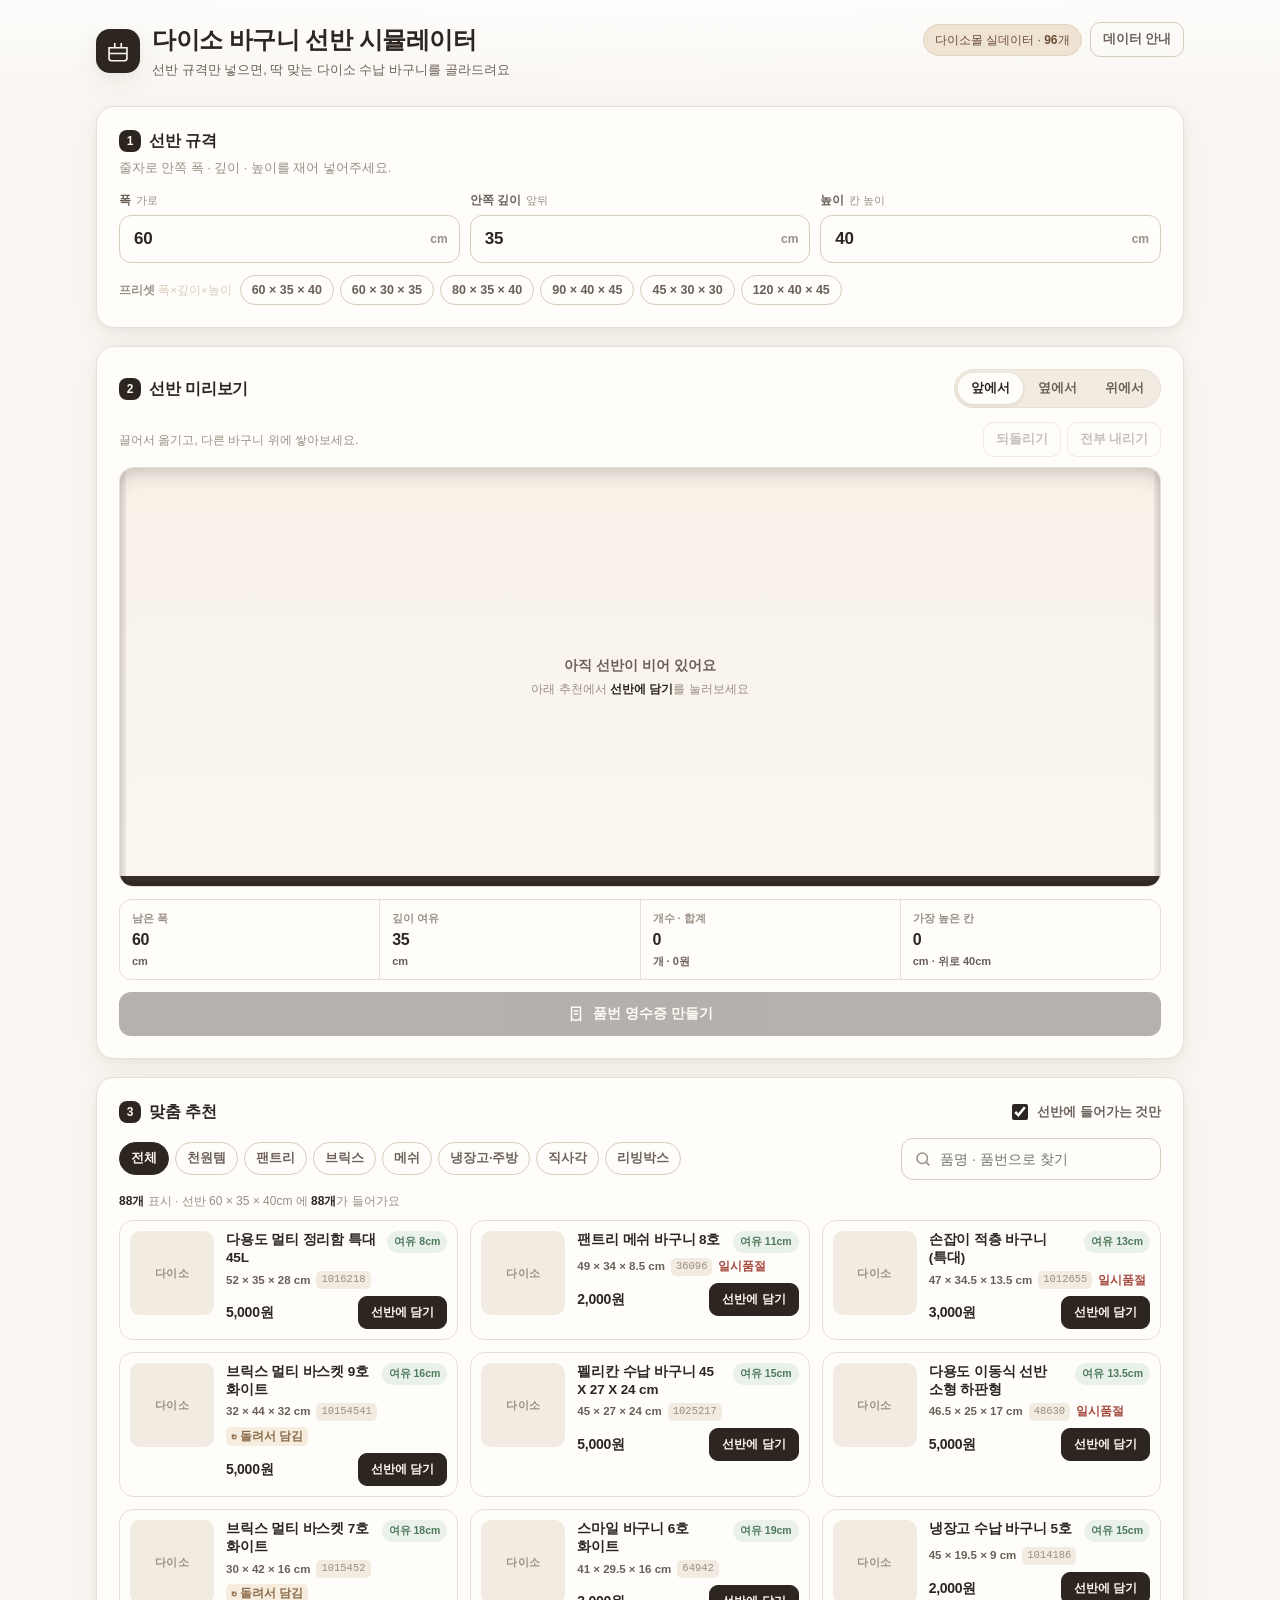
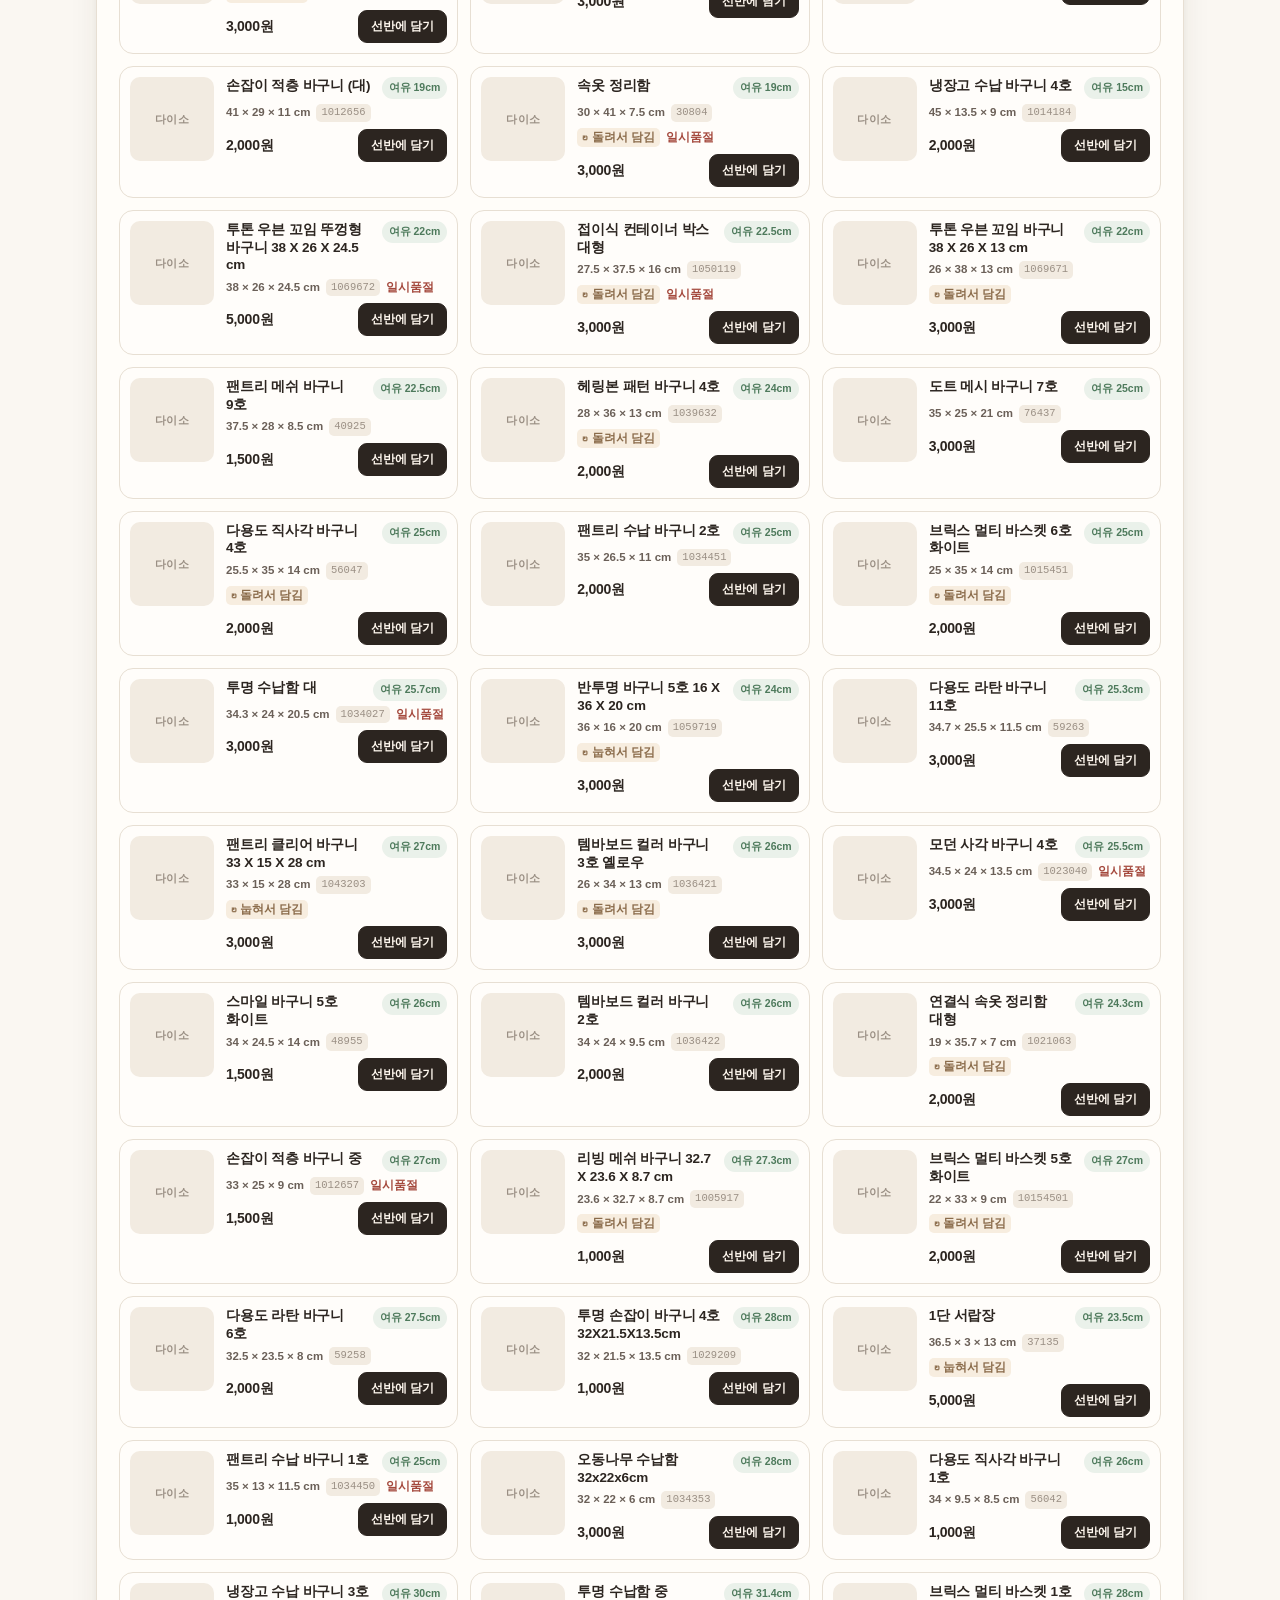
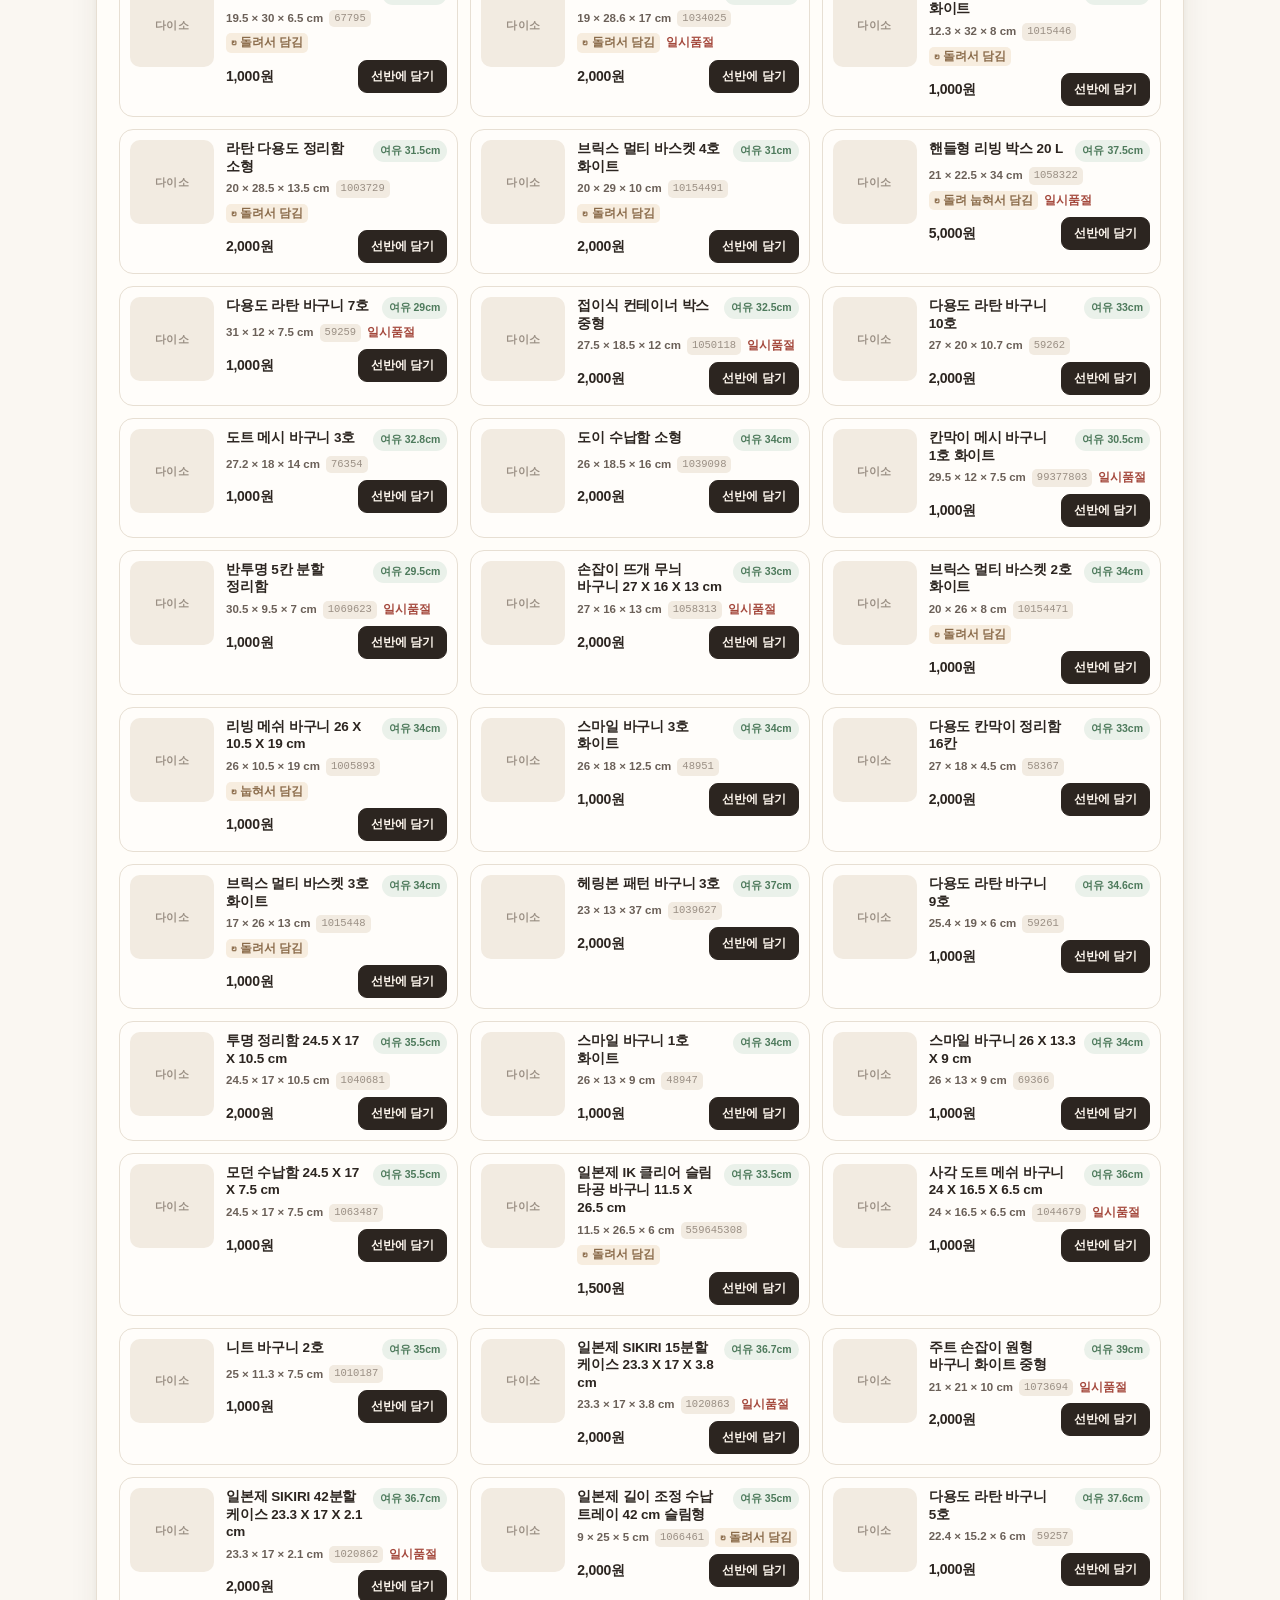
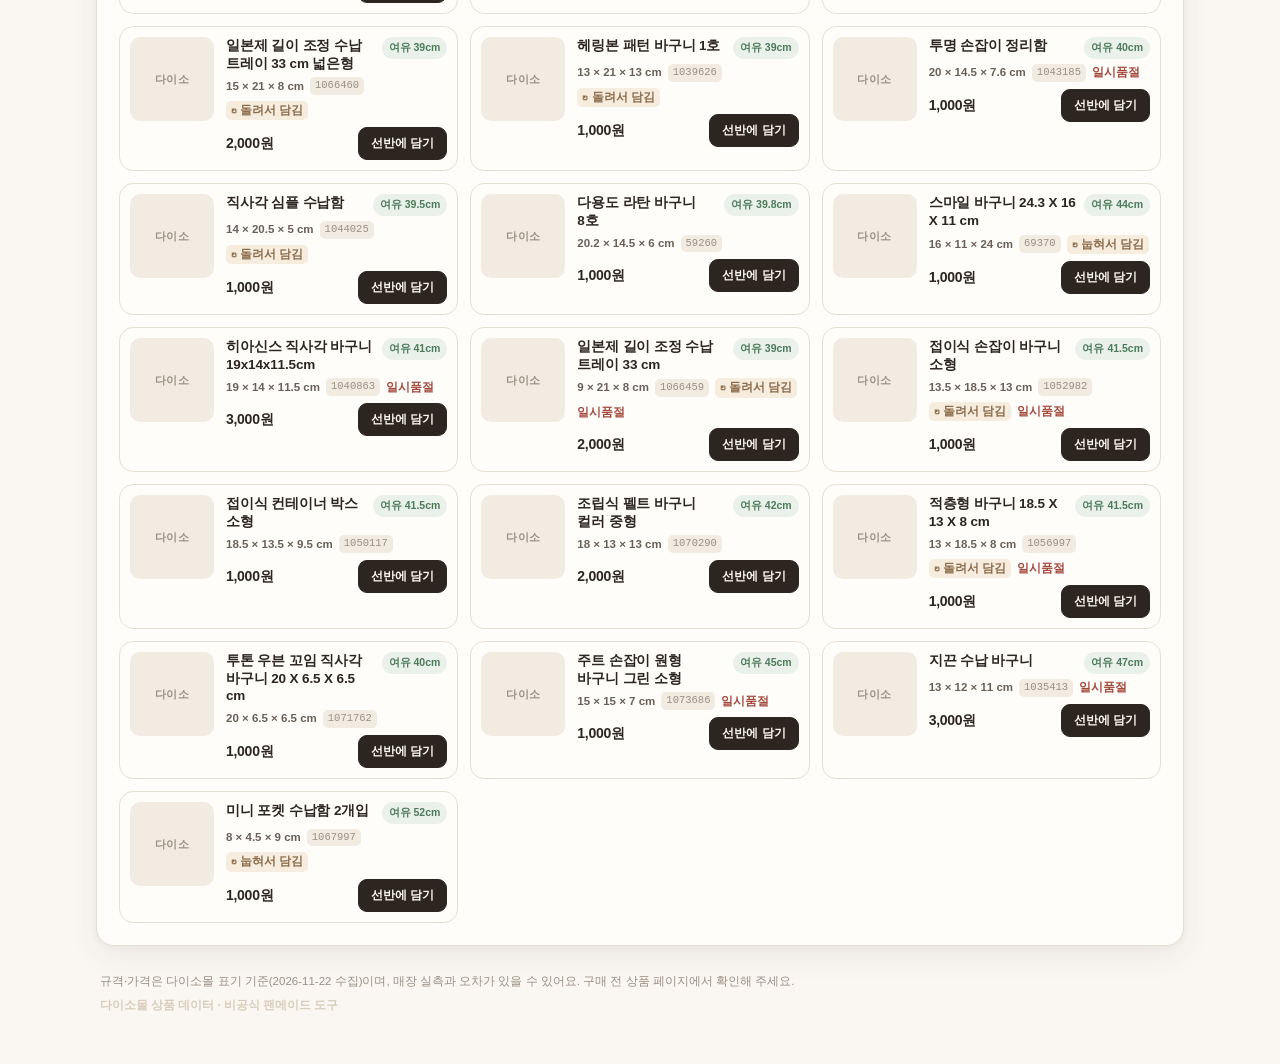
<file: daiso-shelf-simulator/index.html>
<!DOCTYPE html>
<html lang="ko">
<head>
<meta charset="utf-8" />
<meta name="viewport" content="width=device-width, initial-scale=1, viewport-fit=cover" />
<title>다이소 바구니 선반 시뮬레이터</title>
<meta name="description" content="선반 규격을 입력하면 다이소 수납 바구니가 딱 맞는 순서로 추천됩니다. 3면 미리보기로 배치를 확인하고 품번 영수증을 저장하세요." />
<meta name="theme-color" content="#FAF7F2" />
<link rel="icon" href="data:image/svg+xml,%3Csvg xmlns='http://www.w3.org/2000/svg' viewBox='0 0 64 64'%3E%3Crect width='64' height='64' rx='14' fill='%232C2520'/%3E%3Cpath d='M16 26h32v20a4 4 0 0 1-4 4H20a4 4 0 0 1-4-4z' fill='none' stroke='%23FAF7F2' stroke-width='3'/%3E%3Cpath d='M16 34h32M26 26v-6M38 26v-6' stroke='%23FAF7F2' stroke-width='3' fill='none'/%3E%3C/svg%3E" />
<link rel="stylesheet" href="assets/styles.css" />
</head>
<body>
<a class="skip" href="#catalog">상품 목록으로 건너뛰기</a>

<header class="site-head">
  <div class="wrap head-inner">
    <div class="brand">
      <span class="brand-mark" aria-hidden="true">
        <svg viewBox="0 0 32 32" width="26" height="26"><path d="M5 12h22v13a3 3 0 0 1-3 3H8a3 3 0 0 1-3-3z" fill="none" stroke="currentColor" stroke-width="2"/><path d="M5 19h22M12 12V6M20 12V6" stroke="currentColor" stroke-width="2" fill="none"/></svg>
      </span>
      <div>
        <h1>다이소 바구니 선반 시뮬레이터</h1>
        <p class="tagline">선반 규격만 넣으면, 딱 맞는 다이소 수납 바구니를 골라드려요</p>
      </div>
    </div>
    <div class="head-meta">
      <span class="pill" id="dataPill">다이소몰 실데이터 · <b id="dataCount">0</b>개</span>
      <button class="ghost-btn" id="openAbout" type="button">데이터 안내</button>
    </div>
  </div>
</header>

<main class="wrap">
  <!-- 1. 선반 규격 -->
  <section class="card shelf-card" aria-labelledby="shelfTitle">
    <div class="card-head">
      <h2 id="shelfTitle"><span class="step">1</span> 선반 규격</h2>
      <p class="hint">줄자로 안쪽 폭 · 깊이 · 높이를 재어 넣어주세요.</p>
    </div>

    <div class="shelf-inputs">
      <label class="field">
        <span class="field-label">폭 <em>가로</em></span>
        <span class="input-wrap"><input id="shelfW" type="number" inputmode="decimal" min="10" max="300" step="0.5" value="60" /><span class="unit">cm</span></span>
      </label>
      <label class="field">
        <span class="field-label">안쪽 깊이 <em>앞뒤</em></span>
        <span class="input-wrap"><input id="shelfD" type="number" inputmode="decimal" min="8" max="150" step="0.5" value="35" /><span class="unit">cm</span></span>
      </label>
      <label class="field">
        <span class="field-label">높이 <em>칸 높이</em></span>
        <span class="input-wrap"><input id="shelfH" type="number" inputmode="decimal" min="8" max="150" step="0.5" value="40" /><span class="unit">cm</span></span>
      </label>
    </div>

    <div class="preset-row" role="group" aria-label="자주 쓰는 선반 프리셋">
      <span class="preset-label">프리셋 <em>폭×깊이×높이</em></span>
      <button class="chip" type="button" data-preset="60,35,40">60 × 35 × 40</button>
      <button class="chip" type="button" data-preset="60,30,35">60 × 30 × 35</button>
      <button class="chip" type="button" data-preset="80,35,40">80 × 35 × 40</button>
      <button class="chip" type="button" data-preset="90,40,45">90 × 40 × 45</button>
      <button class="chip" type="button" data-preset="45,30,30">45 × 30 × 30</button>
      <button class="chip" type="button" data-preset="120,40,45">120 × 40 × 45</button>
    </div>
  </section>

  <!-- 2. 선반 미리보기 -->
  <section class="card preview-card" aria-labelledby="previewTitle">
    <div class="card-head row-head">
      <h2 id="previewTitle"><span class="step">2</span> 선반 미리보기</h2>
      <div class="view-tabs" role="tablist" aria-label="보는 방향">
        <button role="tab" class="tab is-on" data-view="front" aria-selected="true">앞에서</button>
        <button role="tab" class="tab" data-view="side" aria-selected="false">옆에서</button>
        <button role="tab" class="tab" data-view="top" aria-selected="false">위에서</button>
      </div>
    </div>

    <div class="stage-tools">
      <div class="stage-note" id="stageNote">바구니를 끌어 옮기고, 위에 쌓아보세요.</div>
      <div class="tool-group">
        <button class="ghost-btn" id="undoBtn" type="button" disabled>되돌리기</button>
        <button class="ghost-btn" id="clearBtn" type="button" disabled>전부 내리기</button>
      </div>
    </div>

    <div class="stage-wrap">
      <div class="stage" id="stage" data-view="front" aria-label="선반 배치 미리보기">
        <div class="stage-shelf" id="shelfBox"><div class="stage-grid" id="stageGrid"></div></div>
        <div class="stage-empty" id="stageEmpty">
          <p>아직 선반이 비어 있어요</p>
          <span>아래 추천에서 <b>선반에 담기</b>를 눌러보세요</span>
        </div>
      </div>
    </div>

    <div class="stats" id="stats" aria-live="polite">
      <div class="stat" title="바닥에 놓인 바구니 중 가장 멀리까지 쓴 폭을 기준으로 계산합니다"><span class="stat-label">남은 폭</span><b id="statWidth">60</b><span class="stat-unit">cm</span></div>
      <div class="stat" title="가장 깊은 바구니를 기준으로 남는 앞뒤 공간입니다. 앞뒤 2줄을 쓰면 0cm가 됩니다"><span class="stat-label">깊이 여유</span><b id="statDepth">35</b><span class="stat-unit">cm</span></div>
      <div class="stat"><span class="stat-label">개수 · 합계</span><b id="statCount">0</b><span class="stat-unit">개 · <span id="statTotal">0</span>원</span></div>
      <div class="stat" title="쌓은 것까지 포함해 가장 높이 올라간 지점입니다"><span class="stat-label">가장 높은 칸</span><b id="statTop">0</b><span class="stat-unit">cm · 위로 <span id="statLeft">40</span>cm</span></div>
    </div>

    <div class="stage-actions">
      <button class="primary-btn" id="receiptOpenBtn" type="button" disabled>
        <svg viewBox="0 0 24 24" width="18" height="18" aria-hidden="true"><path d="M6 3h12v18l-3-2-3 2-3-2-3 2z" fill="none" stroke="currentColor" stroke-width="2" stroke-linejoin="round"/><path d="M9 8h6M9 12h6" stroke="currentColor" stroke-width="2"/></svg>
        품번 영수증 만들기
      </button>
    </div>
  </section>

  <!-- 3. 추천 카탈로그 -->
  <section class="card catalog-card" id="catalog" aria-labelledby="catalogTitle">
    <div class="card-head row-head">
      <h2 id="catalogTitle"><span class="step">3</span> 맞춤 추천</h2>
      <div class="sort-wrap">
        <label class="toggle"><input type="checkbox" id="onlyFit" checked /><span>선반에 들어가는 것만</span></label>
      </div>
    </div>

    <div class="catalog-controls">
      <div class="chip-row" id="filters" role="group" aria-label="카테고리 필터">
        <button class="chip is-on" type="button" data-filter="all">전체</button>
        <button class="chip" type="button" data-filter="1000">천원템</button>
        <button class="chip" type="button" data-filter="팬트리">팬트리</button>
        <button class="chip" type="button" data-filter="브릭스">브릭스</button>
        <button class="chip" type="button" data-filter="메쉬">메쉬</button>
        <button class="chip" type="button" data-filter="냉장고">냉장고·주방</button>
        <button class="chip" type="button" data-filter="직사각">직사각</button>
        <button class="chip" type="button" data-filter="리빙박스">리빙박스</button>
      </div>
      <div class="search-wrap">
        <svg viewBox="0 0 24 24" width="18" height="18" aria-hidden="true"><circle cx="11" cy="11" r="7" fill="none" stroke="currentColor" stroke-width="2"/><path d="m16.5 16.5 4 4" stroke="currentColor" stroke-width="2"/></svg>
        <input id="searchInput" type="search" placeholder="품명 · 품번으로 찾기" aria-label="상품 검색" />
      </div>
    </div>

    <p class="result-line"><span id="resultSummary">불러오는 중…</span></p>

    <ul class="card-grid" id="cardGrid"></ul>
    <p class="empty-result" id="emptyResult" hidden>조건에 맞는 바구니가 없어요. 필터를 풀거나 선반 규격을 키워보세요.</p>
  </section>

  <footer class="site-foot">
    <p>규격·가격은 다이소몰 표기 기준(2026-11-22 수집)이며, 매장 실측과 오차가 있을 수 있어요. 구매 전 상품 페이지에서 확인해 주세요.</p>
    <p class="foot-small">다이소몰 상품 데이터 · 비공식 팬메이드 도구</p>
  </footer>
</main>

<!-- 모바일 요약 바 -->
<div class="mini-bar" id="miniBar" hidden>
  <div class="mini-info"><b><span id="miniCount">0</span>개</b><span id="miniTotal">0원</span></div>
  <div class="mini-actions">
    <button type="button" class="ghost-btn" id="miniPreview">미리보기</button>
    <button type="button" class="mini-primary" id="miniReceipt">영수증</button>
  </div>
</div>

<!-- 선택 툴바 -->
<div class="sel-toolbar" id="selToolbar" hidden role="toolbar" aria-label="선택한 바구니 편집">
  <div class="sel-info">
    <b id="selName">바구니</b>
    <span id="selDims">0 × 0 × 0</span>
  </div>
  <div class="sel-actions">
    <button type="button" data-act="rotate" title="가로·세로를 90도 돌리기">돌리기</button>
    <button type="button" data-act="lay" title="높이와 깊이를 바꿔 눕히기">눕히기</button>
    <button type="button" data-act="dup" title="앞뒤 2줄로 한 개 더">앞뒤 2줄</button>
    <button type="button" data-act="remove" class="danger">제거</button>
    <button type="button" data-act="close" class="close" aria-label="툴바 닫기">✕</button>
  </div>
</div>

<!-- 영수증 모달 -->
<div class="modal" id="receiptModal" hidden>
  <div class="modal-backdrop" data-close="receiptModal"></div>
  <div class="modal-panel" role="dialog" aria-modal="true" aria-labelledby="receiptTitle">
    <div class="modal-head">
      <h3 id="receiptTitle">품번 영수증</h3>
      <button class="icon-btn" type="button" data-close="receiptModal" aria-label="닫기">✕</button>
    </div>
    <div class="receipt-scroll">
      <canvas id="receiptCanvas" width="720" height="900" aria-label="영수증 미리보기"></canvas>
    </div>
    <div class="modal-foot">
      <button class="primary-btn" id="downloadBtn" type="button">PNG로 저장</button>
      <button class="ghost-btn" type="button" data-close="receiptModal">닫기</button>
    </div>
  </div>
</div>

<!-- 데이터 안내 모달 -->
<div class="modal" id="aboutModal" hidden>
  <div class="modal-backdrop" data-close="aboutModal"></div>
  <div class="modal-panel small" role="dialog" aria-modal="true" aria-labelledby="aboutTitle">
    <div class="modal-head">
      <h3 id="aboutTitle">데이터 안내</h3>
      <button class="icon-btn" type="button" data-close="aboutModal" aria-label="닫기">✕</button>
    </div>
    <div class="about-body" id="aboutBody"></div>
    <div class="modal-foot">
      <button class="ghost-btn" type="button" data-close="aboutModal">닫기</button>
    </div>
  </div>
</div>

<div class="toast" id="toast" role="status" aria-live="polite" hidden></div>

<script src="data/baskets.js"></script>
<script src="assets/app.js"></script>
</body>
</html>
</file>
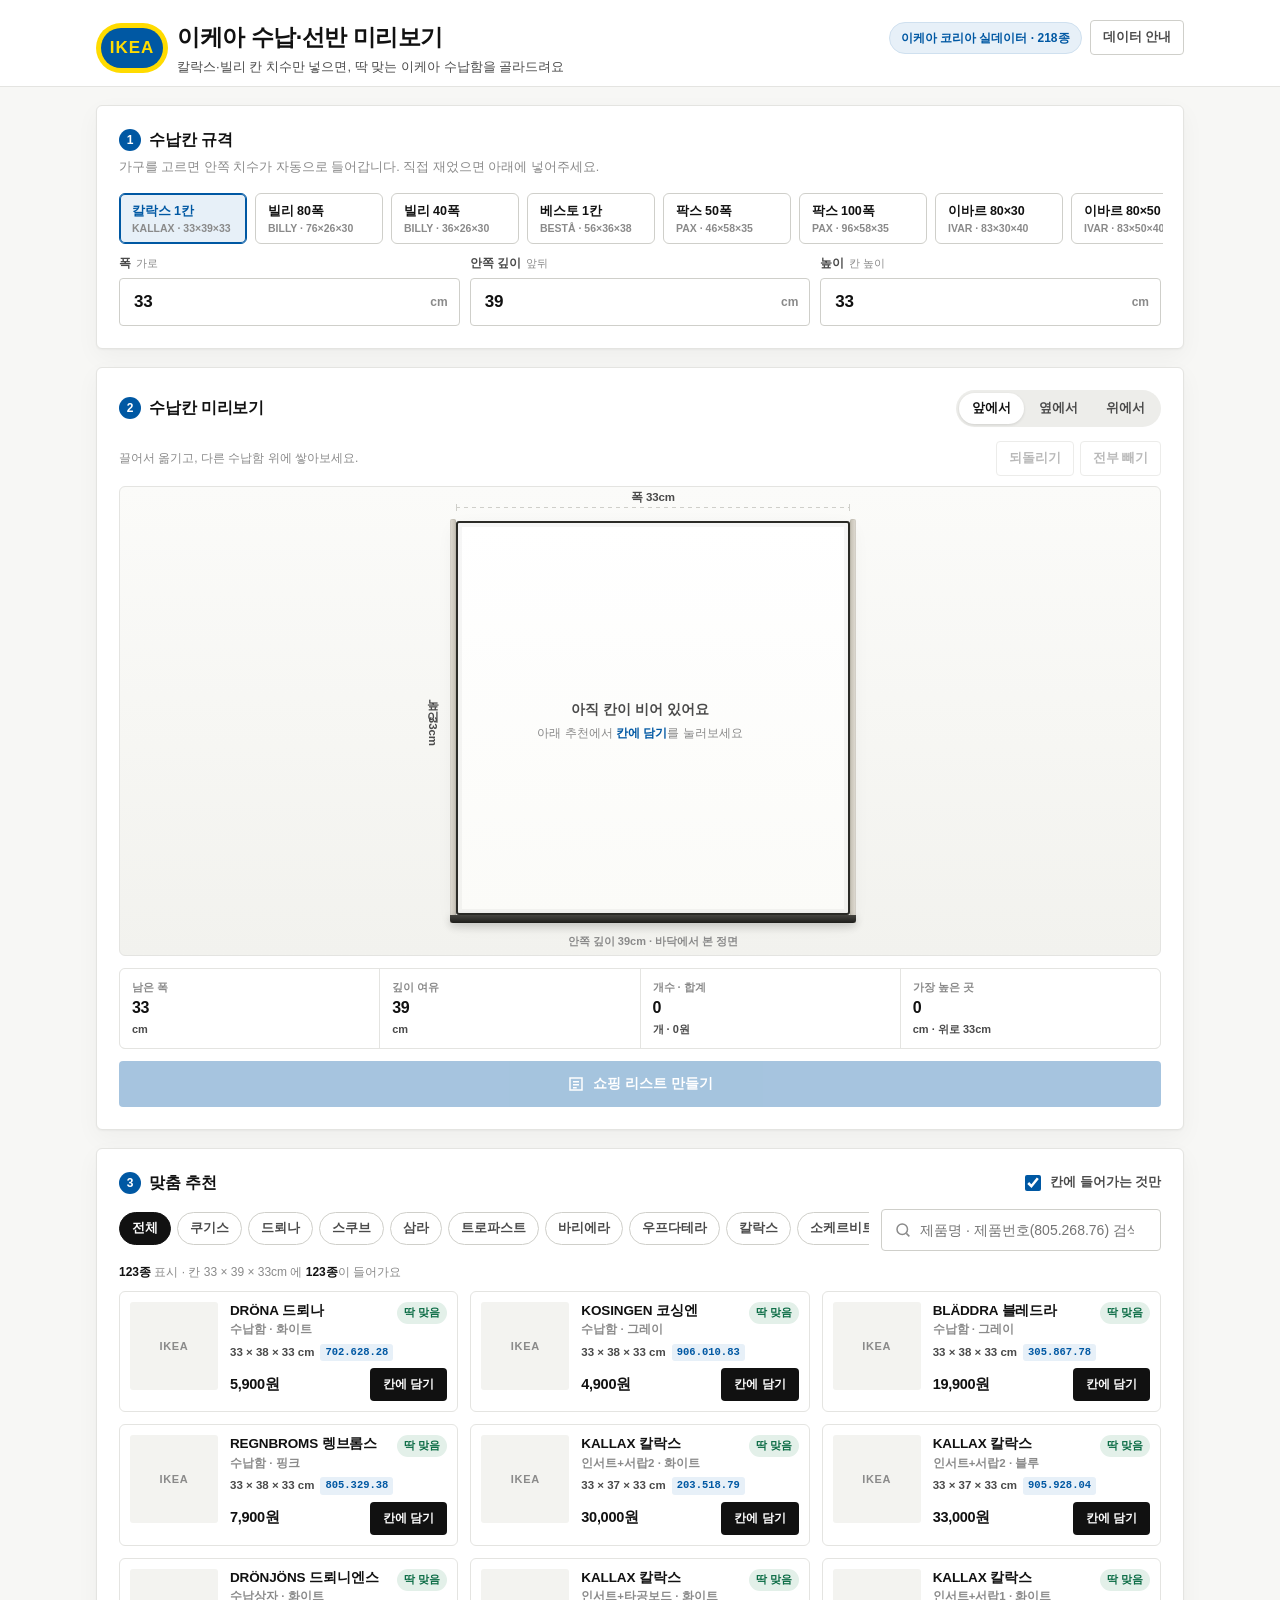
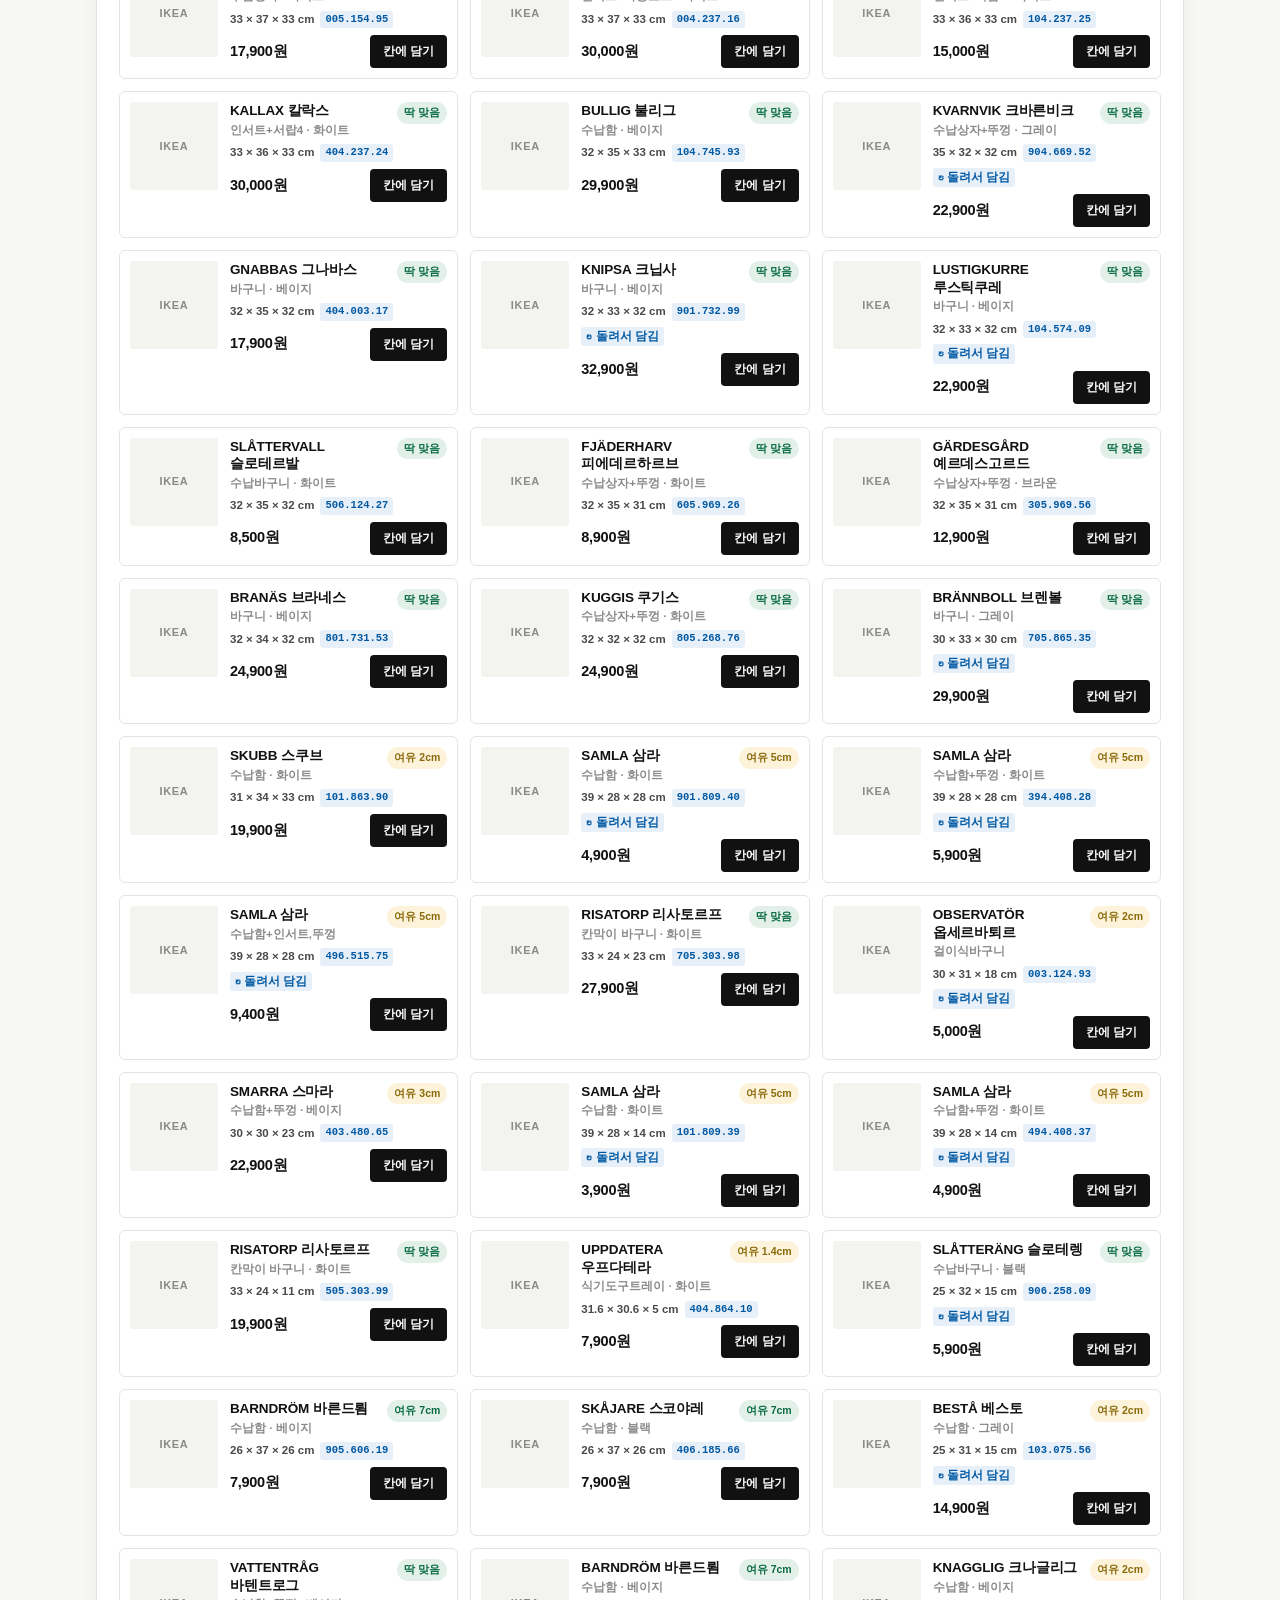
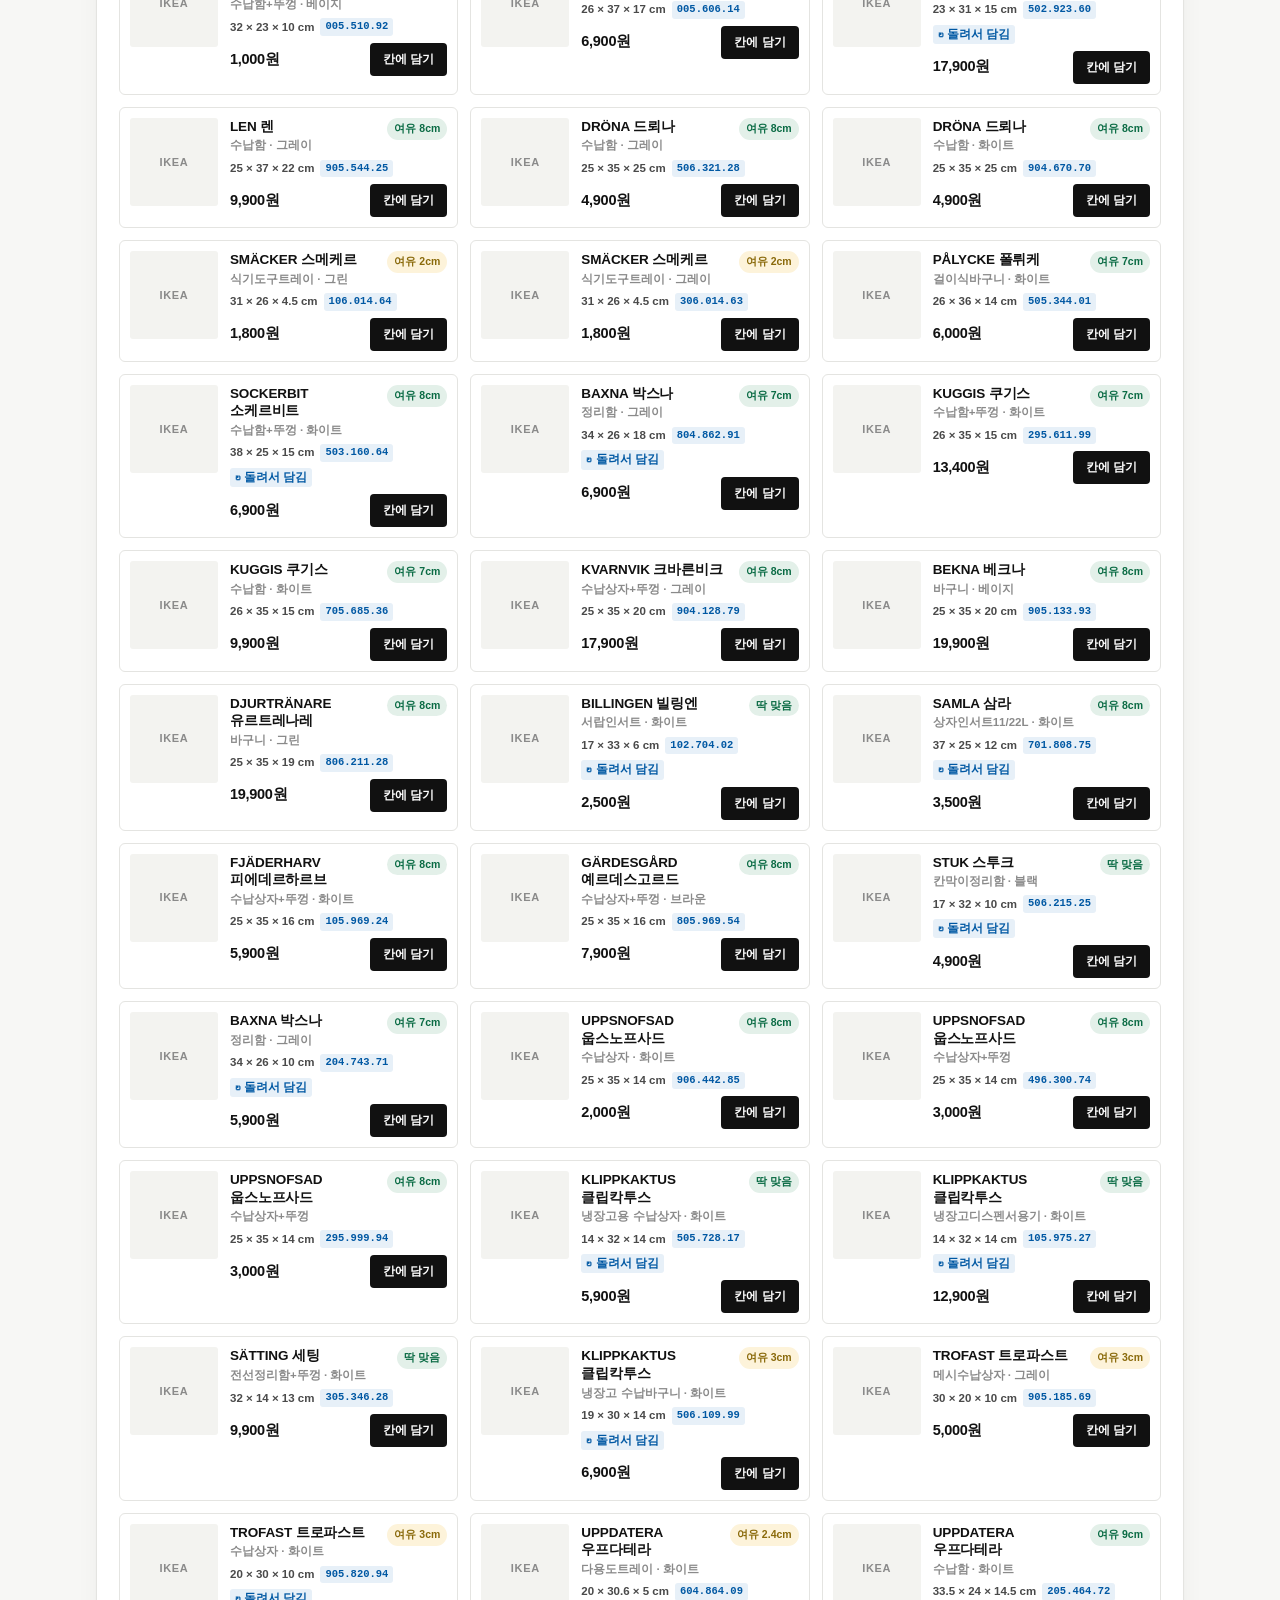
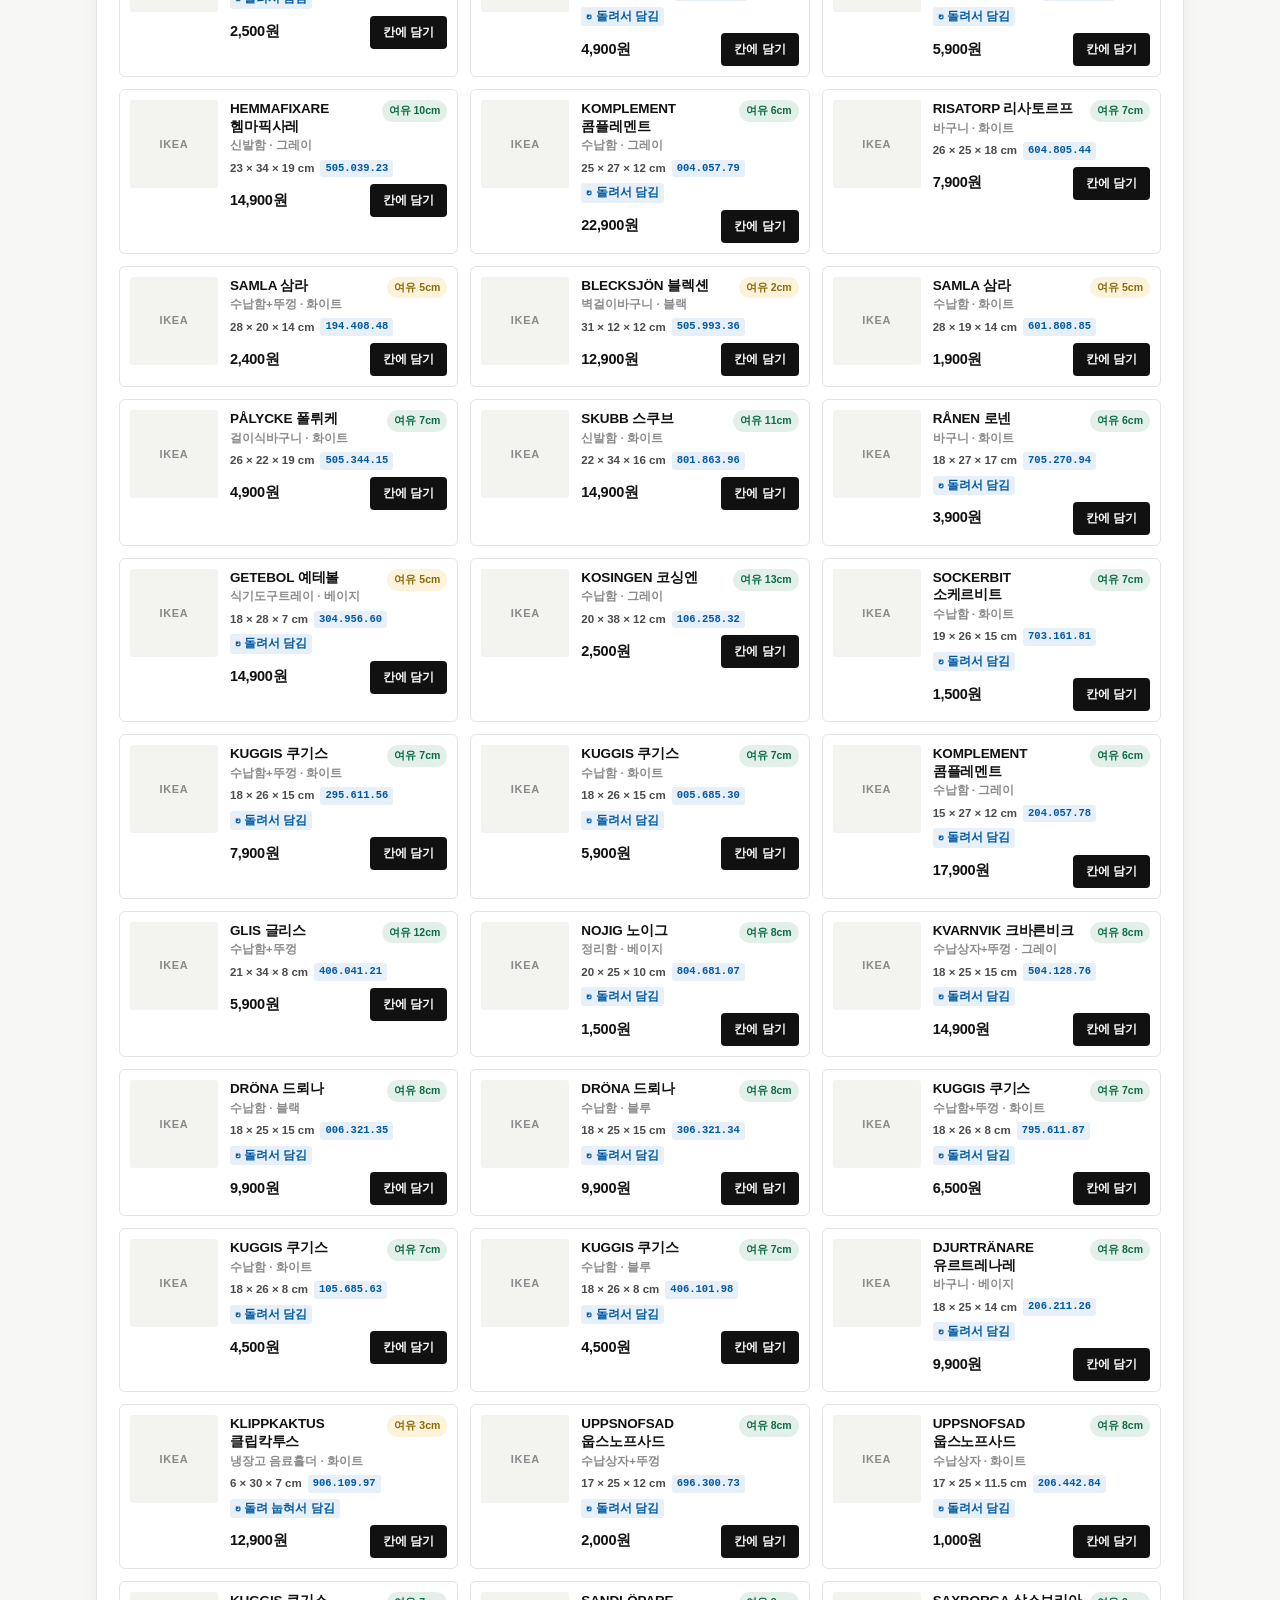
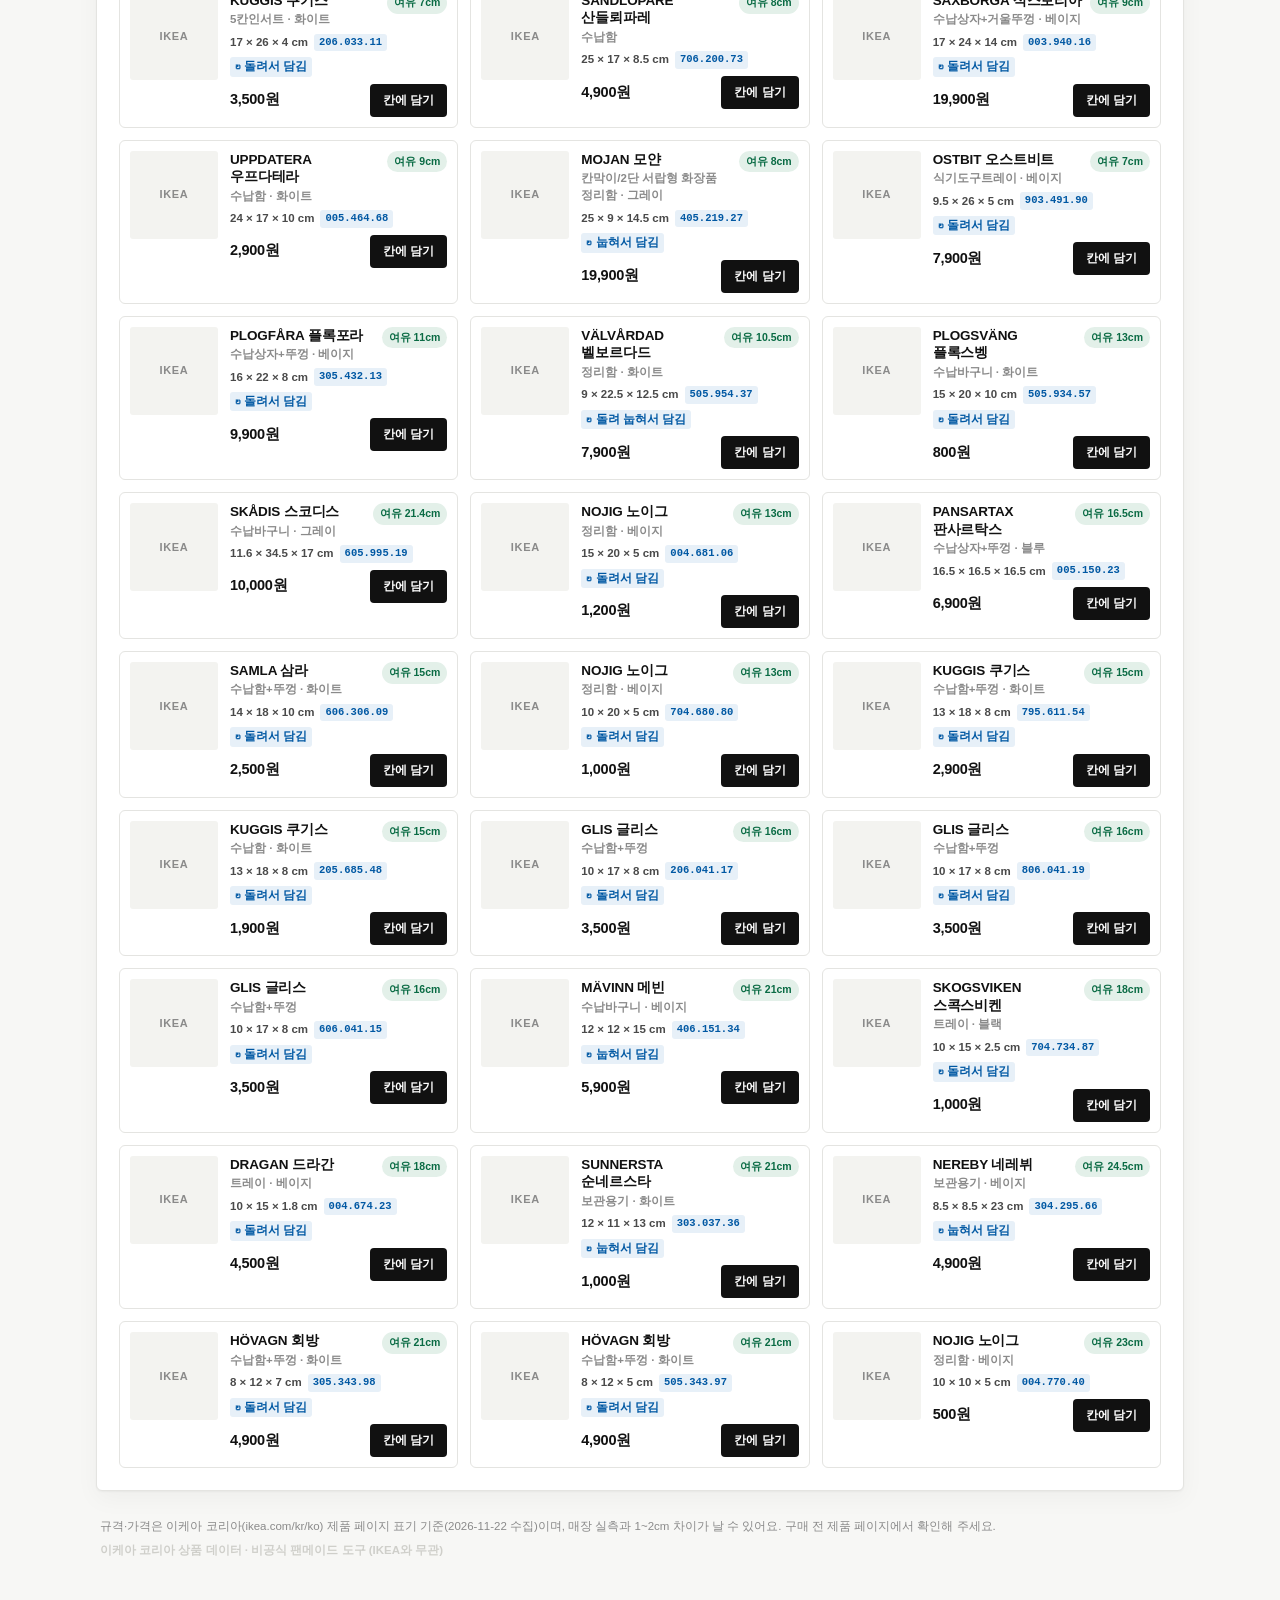
<file: ikea-storage-simulator/index.html>
<!DOCTYPE html>
<html lang="ko">
<head>
<meta charset="utf-8" />
<meta name="viewport" content="width=device-width, initial-scale=1, viewport-fit=cover" />
<title>이케아 수납·선반 미리보기</title>
<meta name="description" content="칼락스·빌리·베스토·팍스 같은 이케아 수납칸 치수를 넣으면 딱 맞는 이케아 수납함을 추천합니다. 3면 미리보기로 배치를 확인하고 제품번호가 담긴 쇼핑 리스트를 저장하세요." />
<meta name="theme-color" content="#F7F7F5" />
<link rel="icon" href="data:image/svg+xml,%3Csvg xmlns='http://www.w3.org/2000/svg' viewBox='0 0 64 64'%3E%3Crect width='64' height='64' rx='12' fill='%230058A3'/%3E%3Cellipse cx='32' cy='34' rx='24' ry='14' fill='%23FFDB00'/%3E%3Ctext x='32' y='40' font-family='Helvetica,Arial' font-size='20' font-weight='bold' text-anchor='middle' fill='%230058A3'%3EIKEA%3C/text%3E%3C/svg%3E" />
<link rel="stylesheet" href="assets/styles.css" />
</head>
<body>
<a class="skip" href="#catalog">상품 목록으로 건너뛰기</a>

<header class="site-head">
  <div class="wrap head-inner">
    <div class="brand">
      <span class="brand-mark" aria-hidden="true">IKEA</span>
      <div>
        <h1>이케아 수납·선반 미리보기</h1>
        <p class="tagline">칼락스·빌리 칸 치수만 넣으면, 딱 맞는 이케아 수납함을 골라드려요</p>
      </div>
    </div>
    <div class="head-meta">
      <span class="pill">이케아 코리아 실데이터 · <b id="dataCount">0</b>종</span>
      <button class="ghost-btn" id="openAbout" type="button">데이터 안내</button>
    </div>
  </div>
</header>

<main class="wrap">
  <!-- 1. 수납칸 규격 -->
  <section class="card shelf-card" aria-labelledby="shelfTitle">
    <div class="card-head">
      <h2 id="shelfTitle"><span class="step">1</span> 수납칸 규격</h2>
      <p class="hint">가구를 고르면 안쪽 치수가 자동으로 들어갑니다. 직접 재었으면 아래에 넣어주세요.</p>
    </div>

    <div class="preset-scroll" role="group" aria-label="이케아 가구 프리셋" id="presetRow">
      <button class="preset" type="button" data-preset="kallax1">
        <b>칼락스 1칸</b><span>KALLAX · 33×39×33</span>
      </button>
      <button class="preset" type="button" data-preset="billy80">
        <b>빌리 80폭</b><span>BILLY · 76×26×30</span>
      </button>
      <button class="preset" type="button" data-preset="billy40">
        <b>빌리 40폭</b><span>BILLY · 36×26×30</span>
      </button>
      <button class="preset" type="button" data-preset="besta1">
        <b>베스토 1칸</b><span>BESTÅ · 56×36×38</span>
      </button>
      <button class="preset" type="button" data-preset="pax50">
        <b>팍스 50폭</b><span>PAX · 46×58×35</span>
      </button>
      <button class="preset" type="button" data-preset="pax100">
        <b>팍스 100폭</b><span>PAX · 96×58×35</span>
      </button>
      <button class="preset" type="button" data-preset="ivar30">
        <b>이바르 80×30</b><span>IVAR · 83×30×40</span>
      </button>
      <button class="preset" type="button" data-preset="ivar50">
        <b>이바르 80×50</b><span>IVAR · 83×50×40</span>
      </button>
      <button class="preset" type="button" data-preset="trofast">
        <b>트로파스트 프레임</b><span>TROFAST · 42×30×36</span>
      </button>
    </div>

    <div class="shelf-inputs">
      <label class="field">
        <span class="field-label">폭 <em>가로</em></span>
        <span class="input-wrap"><input id="shelfW" type="number" inputmode="decimal" min="10" max="300" step="0.5" value="33" /><span class="unit">cm</span></span>
      </label>
      <label class="field">
        <span class="field-label">안쪽 깊이 <em>앞뒤</em></span>
        <span class="input-wrap"><input id="shelfD" type="number" inputmode="decimal" min="8" max="150" step="0.5" value="39" /><span class="unit">cm</span></span>
      </label>
      <label class="field">
        <span class="field-label">높이 <em>칸 높이</em></span>
        <span class="input-wrap"><input id="shelfH" type="number" inputmode="decimal" min="8" max="150" step="0.5" value="33" /><span class="unit">cm</span></span>
      </label>
    </div>
  </section>

  <!-- 2. 미리보기 -->
  <section class="card preview-card" aria-labelledby="previewTitle">
    <div class="card-head row-head">
      <h2 id="previewTitle"><span class="step">2</span> 수납칸 미리보기</h2>
      <div class="view-tabs" role="tablist" aria-label="보는 방향">
        <button role="tab" class="tab is-on" data-view="front" aria-selected="true">앞에서</button>
        <button role="tab" class="tab" data-view="side" aria-selected="false">옆에서</button>
        <button role="tab" class="tab" data-view="top" aria-selected="false">위에서</button>
      </div>
    </div>

    <div class="stage-tools">
      <div class="stage-note" id="stageNote">수납함을 끌어 옮기고, 위에 쌓아보세요.</div>
      <div class="tool-group">
        <button class="ghost-btn" id="undoBtn" type="button" disabled>되돌리기</button>
        <button class="ghost-btn" id="clearBtn" type="button" disabled>전부 빼기</button>
      </div>
    </div>

    <div class="stage-wrap">
      <div class="stage" id="stage" data-view="front" aria-label="수납칸 배치 미리보기">
        <div class="stage-shelf" id="shelfBox"><div class="stage-grid" id="stageGrid"></div></div>
        <div class="stage-empty" id="stageEmpty">
          <p>아직 칸이 비어 있어요</p>
          <span>아래 추천에서 <b>칸에 담기</b>를 눌러보세요</span>
        </div>
      </div>
    </div>

    <!-- 선택 툴바 (무대 바로 아래 · 통계 위) -->
    <div class="sel-toolbar" id="selToolbar" hidden role="toolbar" aria-label="선택한 수납함 편집">
      <div class="sel-info">
        <b id="selName">수납함</b>
        <span id="selDims">0 × 0 × 0</span>
      </div>
      <div class="sel-actions">
        <button type="button" data-act="rotate" title="가로·세로를 90도 돌리기">돌리기</button>
        <button type="button" data-act="lay" title="높이와 깊이를 바꿔 눕히기">눕히기</button>
        <button type="button" data-act="dup" title="앞뒤 2줄로 한 개 더">앞뒤 2줄</button>
        <button type="button" data-act="remove" class="danger">제거</button>
        <button type="button" data-act="close" class="close" aria-label="툴바 닫기">✕</button>
      </div>
    </div>

    <div class="stats" id="stats" aria-live="polite">
      <div class="stat" title="바닥에 놓인 수납함 중 가장 멀리까지 쓴 폭을 기준으로 계산합니다"><span class="stat-label">남은 폭</span><b id="statWidth">33</b><span class="stat-unit">cm</span></div>
      <div class="stat" title="가장 깊은 수납함을 기준으로 남는 앞뒤 공간입니다. 앞뒤 2줄을 쓰면 0cm가 됩니다"><span class="stat-label">깊이 여유</span><b id="statDepth">39</b><span class="stat-unit">cm</span></div>
      <div class="stat"><span class="stat-label">개수 · 합계</span><b id="statCount">0</b><span class="stat-unit">개 · <span id="statTotal">0</span>원</span></div>
      <div class="stat" title="쌓은 것까지 포함해 가장 높이 올라간 지점입니다"><span class="stat-label">가장 높은 곳</span><b id="statTop">0</b><span class="stat-unit">cm · 위로 <span id="statLeft">33</span>cm</span></div>
    </div>

    <div class="stage-actions">
      <button class="primary-btn" id="receiptOpenBtn" type="button" disabled>
        <svg viewBox="0 0 24 24" width="18" height="18" aria-hidden="true"><path d="M4 4h16v16H4z" fill="none" stroke="currentColor" stroke-width="2"/><path d="M8 9h8M8 13h8M8 17h5" stroke="currentColor" stroke-width="2"/></svg>
        쇼핑 리스트 만들기
      </button>
    </div>
  </section>

  <!-- 3. 추천 카탈로그 -->
  <section class="card catalog-card" id="catalog" aria-labelledby="catalogTitle">
    <div class="card-head row-head">
      <h2 id="catalogTitle"><span class="step">3</span> 맞춤 추천</h2>
      <div class="sort-wrap">
        <label class="toggle"><input type="checkbox" id="onlyFit" checked /><span>칸에 들어가는 것만</span></label>
      </div>
    </div>

    <div class="catalog-controls">
      <div class="chip-row" id="filters" role="group" aria-label="시리즈 필터"></div>
      <div class="search-wrap">
        <svg viewBox="0 0 24 24" width="18" height="18" aria-hidden="true"><circle cx="11" cy="11" r="7" fill="none" stroke="currentColor" stroke-width="2"/><path d="m16.5 16.5 4 4" stroke="currentColor" stroke-width="2"/></svg>
        <input id="searchInput" type="search" placeholder="제품명 · 제품번호(805.268.76) 검색" aria-label="상품 검색" />
      </div>
    </div>

    <p class="result-line"><span id="resultSummary">불러오는 중…</span></p>

    <ul class="card-grid" id="cardGrid"></ul>
    <p class="empty-result" id="emptyResult" hidden>조건에 맞는 수납함이 없어요. 필터를 풀거나 칸 규격을 키워보세요.</p>
  </section>

  <footer class="site-foot">
    <p>규격·가격은 이케아 코리아(ikea.com/kr/ko) 제품 페이지 표기 기준(2026-11-22 수집)이며, 매장 실측과 1~2cm 차이가 날 수 있어요. 구매 전 제품 페이지에서 확인해 주세요.</p>
    <p class="foot-small">이케아 코리아 상품 데이터 · 비공식 팬메이드 도구 (IKEA와 무관)</p>
  </footer>
</main>

<!-- 모바일 요약 바 -->
<div class="mini-bar" id="miniBar" hidden>
  <div class="mini-info"><b><span id="miniCount">0</span>개</b><span id="miniTotal">0원</span></div>
  <div class="mini-actions">
    <button type="button" class="ghost-btn" id="miniPreview">미리보기</button>
    <button type="button" class="mini-primary" id="miniReceipt">리스트</button>
  </div>
</div>

<!-- 쇼핑 리스트 모달 -->
<div class="modal" id="receiptModal" hidden>
  <div class="modal-backdrop" data-close="receiptModal"></div>
  <div class="modal-panel" role="dialog" aria-modal="true" aria-labelledby="receiptTitle">
    <div class="modal-head">
      <h3 id="receiptTitle">이케아 쇼핑 리스트</h3>
      <button class="icon-btn" type="button" data-close="receiptModal" aria-label="닫기">✕</button>
    </div>
    <div class="receipt-scroll">
      <canvas id="receiptCanvas" width="760" height="900" aria-label="쇼핑 리스트 미리보기"></canvas>
    </div>
    <div class="modal-foot">
      <button class="primary-btn" id="downloadBtn" type="button">PNG로 저장</button>
      <button class="ghost-btn" type="button" data-close="receiptModal">닫기</button>
    </div>
  </div>
</div>

<!-- 데이터 안내 모달 -->
<div class="modal" id="aboutModal" hidden>
  <div class="modal-backdrop" data-close="aboutModal"></div>
  <div class="modal-panel small" role="dialog" aria-modal="true" aria-labelledby="aboutTitle">
    <div class="modal-head">
      <h3 id="aboutTitle">데이터 안내</h3>
      <button class="icon-btn" type="button" data-close="aboutModal" aria-label="닫기">✕</button>
    </div>
    <div class="about-body" id="aboutBody"></div>
    <div class="modal-foot">
      <button class="ghost-btn" type="button" data-close="aboutModal">닫기</button>
    </div>
  </div>
</div>

<div class="toast" id="toast" role="status" aria-live="polite" hidden></div>

<script src="data/items.js"></script>
<script src="assets/app.js"></script>
</body>
</html>
</file>
<file: daiso-shelf-simulator/assets/styles.css>
:root {
  --bg: #FAF7F2;
  --bg-deep: #F2EBE1;
  --card: #FFFDF9;
  --ink: #2C2520;
  --ink-soft: #6B6058;
  --ink-mute: #9A8F84;
  --line: #E7DFD3;
  --line-strong: #D8CCBB;
  --accent: #B08968;
  --accent-soft: #EFE3D3;
  --ok: #4E7A5C;
  --danger: #A4483C;
  --radius: 18px;
  --radius-sm: 12px;
  --shadow: 0 10px 30px rgba(60, 45, 30, .07), 0 2px 6px rgba(60, 45, 30, .04);
  --font: "Pretendard Variable", Pretendard, -apple-system, BlinkMacSystemFont, "Apple SD Gothic Neo",
          "Noto Sans KR", "Malgun Gothic", "Segoe UI", Roboto, sans-serif;
}

* { box-sizing: border-box; }

html, body { margin: 0; padding: 0; }

body {
  font-family: var(--font);
  background:
    radial-gradient(1200px 600px at 50% -260px, #FFFFFF 0%, rgba(255,255,255,0) 60%),
    var(--bg);
  color: var(--ink);
  -webkit-font-smoothing: antialiased;
  text-rendering: optimizeLegibility;
  line-height: 1.5;
  padding-bottom: 96px;
}

h1, h2, h3, p, ul { margin: 0; }
ul { list-style: none; padding: 0; }

[hidden] { display: none !important; }
button { font-family: inherit; color: inherit; }
input { font-family: inherit; }

.skip {
  position: absolute; left: -9999px; top: 0;
}
.skip:focus { left: 12px; top: 12px; background: #fff; padding: 8px 12px; border-radius: 8px; z-index: 99; }

.wrap { width: min(1120px, 100%); margin: 0 auto; padding: 0 16px; }

/* ---------- header ---------- */
.site-head {
  padding: 22px 0 8px;
  background: linear-gradient(180deg, rgba(255,255,255,.72), rgba(255,255,255,0));
}
.head-inner {
  display: flex; align-items: flex-start; justify-content: space-between; gap: 12px; flex-wrap: wrap;
}
.brand { display: flex; gap: 12px; align-items: center; }
.brand-mark {
  display: grid; place-items: center;
  width: 44px; height: 44px; border-radius: 14px;
  background: var(--ink); color: var(--bg);
  box-shadow: var(--shadow);
}
h1 { font-size: 20px; letter-spacing: -.02em; font-weight: 800; }
.tagline { font-size: 13px; color: var(--ink-soft); margin-top: 2px; }
.head-meta { display: flex; align-items: center; gap: 8px; }
.pill {
  font-size: 12px; padding: 6px 11px; border-radius: 999px;
  background: var(--accent-soft); color: #6B4E36; border: 1px solid #E3D2BD;
  white-space: nowrap;
}
.pill b { font-weight: 800; }

/* ---------- cards ---------- */
.card {
  background: var(--card);
  border: 1px solid var(--line);
  border-radius: var(--radius);
  box-shadow: var(--shadow);
  padding: 18px;
  margin-top: 14px;
}
.card-head { margin-bottom: 14px; }
.card-head h2 { font-size: 16px; font-weight: 800; letter-spacing: -.01em; display: flex; align-items: center; gap: 8px; }
.row-head { display: flex; align-items: center; justify-content: space-between; gap: 12px; flex-wrap: wrap; }
.step {
  display: inline-grid; place-items: center;
  width: 22px; height: 22px; border-radius: 8px;
  background: var(--ink); color: var(--bg); font-size: 12px; font-weight: 800;
}
.hint { font-size: 12.5px; color: var(--ink-mute); margin-top: 6px; }

/* ---------- shelf inputs ---------- */
.shelf-inputs { display: grid; grid-template-columns: repeat(3, 1fr); gap: 10px; }
.field { display: block; }
.field-label {
  display: flex; align-items: baseline; gap: 5px;
  font-size: 12px; font-weight: 700; color: var(--ink-soft); margin-bottom: 6px;
}
.field-label em { font-style: normal; font-weight: 500; color: var(--ink-mute); font-size: 11px; }
.input-wrap { position: relative; display: block; }
.input-wrap input {
  width: 100%; padding: 13px 38px 13px 14px;
  font-size: 17px; font-weight: 700; letter-spacing: -.01em;
  background: #FFFDFA; border: 1.5px solid var(--line-strong); border-radius: var(--radius-sm);
  color: var(--ink); appearance: textfield;
  transition: border-color .15s, box-shadow .15s;
}
.input-wrap input::-webkit-outer-spin-button,
.input-wrap input::-webkit-inner-spin-button { appearance: none; margin: 0; }
.input-wrap input:focus {
  outline: none; border-color: var(--accent);
  box-shadow: 0 0 0 4px rgba(176, 137, 104, .14);
}
.unit { position: absolute; right: 12px; top: 50%; transform: translateY(-50%); font-size: 12px; color: var(--ink-mute); font-weight: 600; }

.preset-row { display: flex; gap: 6px; flex-wrap: wrap; align-items: center; margin-top: 12px; }
.preset-label { font-size: 11.5px; color: var(--ink-mute); font-weight: 700; margin-right: 2px; }
.preset-label em { font-style: normal; font-weight: 500; color: var(--line-strong); }
.chip {
  border: 1px solid var(--line-strong); background: #FFFDFA; color: var(--ink-soft);
  padding: 7px 11px; border-radius: 999px; font-size: 12.5px; font-weight: 600;
  cursor: pointer; transition: all .15s; white-space: nowrap;
}
.chip:hover { border-color: var(--accent); color: var(--ink); }
.chip.is-on { background: var(--ink); border-color: var(--ink); color: #FFF8EF; }

/* ---------- preview ---------- */
.view-tabs {
  display: flex; padding: 3px; gap: 2px;
  background: var(--bg-deep); border-radius: 999px; border: 1px solid var(--line);
}
.tab {
  border: 0; background: transparent; padding: 7px 13px; border-radius: 999px;
  font-size: 12.5px; font-weight: 700; color: var(--ink-soft); cursor: pointer;
}
.tab.is-on { background: var(--card); color: var(--ink); box-shadow: 0 1px 4px rgba(60,45,30,.12); }

.stage-tools { display: flex; align-items: center; justify-content: space-between; gap: 10px; margin-bottom: 10px; flex-wrap: wrap; }
.stage-note { font-size: 12px; color: var(--ink-mute); }
.tool-group { display: flex; gap: 6px; }
.ghost-btn {
  border: 1px solid var(--line-strong); background: transparent; color: var(--ink-soft);
  padding: 8px 12px; border-radius: 10px; font-size: 12.5px; font-weight: 700; cursor: pointer;
  transition: all .15s;
}
.ghost-btn:hover:not(:disabled) { background: var(--bg-deep); color: var(--ink); }
.ghost-btn:disabled { opacity: .38; cursor: not-allowed; }

.stage-wrap { position: relative; }
.stage {
  position: relative;
  min-height: 190px;
  background:
    linear-gradient(180deg, #F7F1E8 0%, #FBF7F0 100%);
  border: 1px solid var(--line);
  border-radius: 14px;
  overflow: hidden;
  touch-action: none;
  user-select: none;
}
.stage::after {
  content: ""; position: absolute; inset: 0; pointer-events: none;
  box-shadow: inset 0 14px 24px -18px rgba(44,37,32,.45);
  border-radius: inherit;
}
.stage-shelf { position: absolute; inset: 0; }
.stage-grid { position: absolute; inset: 0; }
.stage-empty {
  position: absolute; inset: 0; display: grid; place-content: center; text-align: center; gap: 4px;
  pointer-events: none; color: var(--ink-mute);
}
.stage-empty p { font-size: 13.5px; font-weight: 700; color: var(--ink-soft); }
.stage-empty span { font-size: 12px; }
.stage-empty b { color: var(--ink); }

.shelf-base {
  position: absolute; left: 0; right: 0; height: 10px; border-radius: 0 0 4px 4px;
  background: linear-gradient(180deg, #3A3129, #2C2520);
}
.shelf-side {
  position: absolute; top: 0; bottom: 0; width: 6px;
  background: linear-gradient(90deg, rgba(44,37,32,.16), rgba(44,37,32,.05));
}
.shelf-side.right { background: linear-gradient(270deg, rgba(44,37,32,.16), rgba(44,37,32,.05)); }

.item {
  position: absolute; border-radius: 8px; overflow: hidden;
  border: 1.5px solid #D9C7AE;
  background: linear-gradient(160deg, #FFFDF8 0%, #F2E7D6 100%);
  box-shadow: 0 2px 0 rgba(44,37,32,.10), inset 0 -6px 10px rgba(180,150,110,.12);
  cursor: grab; transition: box-shadow .12s, border-color .12s;
  display: flex; flex-direction: column; justify-content: flex-end;
  padding: 4px 5px;
}
.item:active { cursor: grabbing; }
.item .it-name {
  font-size: 10px; line-height: 1.15; font-weight: 700; color: #4A3B2C;
  overflow: hidden; display: -webkit-box; -webkit-line-clamp: 2; -webkit-box-orient: vertical;
  word-break: keep-all;
}
.item .it-dims { font-size: 9px; color: #8B7861; font-weight: 600; letter-spacing: .01em; }
.item.is-sel {
  border-color: var(--ink); box-shadow: 0 0 0 2.5px rgba(44,37,32,.22), 0 6px 16px rgba(44,37,32,.16);
  z-index: 40;
}
.item.is-back { filter: saturate(.92) brightness(.985); border-style: dashed; }
.item.is-back .it-name { color: #5B4C3D; }
.item.is-dup::after {
  content: "2줄"; position: absolute; top: 3px; right: 4px;
  font-size: 8px; font-weight: 800; color: #7A6650; background: rgba(255,253,248,.85);
  padding: 1px 3px; border-radius: 4px;
}
.item.ghost { opacity: .55; pointer-events: none; }
.item.dragging { cursor: grabbing; z-index: 60; box-shadow: 0 14px 26px rgba(44,37,32,.24); }

.stage[data-view="top"] .item { border-radius: 6px; justify-content: flex-start; }
.stage[data-view="top"] .item .it-name { -webkit-line-clamp: 1; }
.stage[data-view="side"] .item { justify-content: flex-start; }

.stats {
  display: grid; grid-template-columns: repeat(4, 1fr); gap: 1px;
  background: var(--line); border: 1px solid var(--line); border-radius: 12px; overflow: hidden;
  margin-top: 12px;
}
.stat { background: #FFFDFA; padding: 10px 12px; display: flex; flex-direction: column; gap: 1px; }
.stat-label { font-size: 11px; color: var(--ink-mute); font-weight: 600; }
.stat b { font-size: 16px; font-weight: 800; letter-spacing: -.02em; }
.stat-unit { font-size: 11px; color: var(--ink-soft); font-weight: 600; }

.stage-actions { display: flex; gap: 8px; margin-top: 12px; }
.primary-btn {
  display: inline-flex; align-items: center; justify-content: center; gap: 8px;
  background: var(--ink); color: #FFF8EF; border: 0;
  padding: 13px 18px; border-radius: 12px; font-size: 14px; font-weight: 800;
  cursor: pointer; flex: 1; transition: transform .12s, opacity .15s;
}
.primary-btn:hover:not(:disabled) { transform: translateY(-1px); }
.primary-btn:disabled { opacity: .35; cursor: not-allowed; }

/* ---------- catalog ---------- */
.sort-wrap { display: flex; align-items: center; gap: 10px; }
.toggle { display: inline-flex; align-items: center; gap: 6px; font-size: 12.5px; color: var(--ink-soft); font-weight: 600; cursor: pointer; }
.toggle input { accent-color: var(--ink); width: 16px; height: 16px; }

.catalog-controls { display: grid; gap: 10px; }
.chip-row { display: flex; gap: 6px; overflow-x: auto; padding-bottom: 2px; scrollbar-width: none; }
.chip-row::-webkit-scrollbar { display: none; }
.search-wrap {
  display: flex; align-items: center; gap: 8px;
  background: #FFFDFA; border: 1.5px solid var(--line-strong); border-radius: 12px; padding: 0 12px;
  color: var(--ink-mute);
}
.search-wrap:focus-within { border-color: var(--accent); box-shadow: 0 0 0 4px rgba(176,137,104,.12); }
.search-wrap input {
  flex: 1; border: 0; background: transparent; padding: 12px 0; font-size: 14px; color: var(--ink);
  outline: none; min-width: 0;
}
.result-line { font-size: 12px; color: var(--ink-mute); margin: 12px 0 10px; }
.result-line b { color: var(--ink); }

.card-grid { display: grid; grid-template-columns: 1fr; gap: 10px; }
.p-card {
  display: grid; grid-template-columns: 76px 1fr; gap: 12px;
  background: #FFFDFA; border: 1px solid var(--line); border-radius: 14px; padding: 10px;
  transition: border-color .15s, box-shadow .15s, transform .12s;
}
.p-card:hover { border-color: var(--line-strong); box-shadow: 0 6px 18px rgba(60,45,30,.07); }
.p-card.noFit { opacity: .58; }
.p-thumb {
  text-decoration: none; color: inherit;
  width: 76px; height: 76px; border-radius: 10px; overflow: hidden; background: var(--bg-deep);
  display: grid; place-items: center; position: relative;
}
.p-thumb img { width: 100%; height: 100%; object-fit: cover; display: block; }
.p-thumb .ph { font-size: 11px; font-weight: 800; color: var(--ink-mute); letter-spacing: .04em; }
.p-body { min-width: 0; display: flex; flex-direction: column; gap: 5px; }
.p-top { display: flex; align-items: flex-start; justify-content: space-between; gap: 8px; }
.p-name { font-size: 13.5px; font-weight: 800; letter-spacing: -.01em; line-height: 1.3; word-break: keep-all; }
.badge-fit {
  flex: none; font-size: 10.5px; font-weight: 800; padding: 3px 7px; border-radius: 999px;
  background: #EAF1EA; color: var(--ok); white-space: nowrap;
}
.badge-fit.warn { background: #FBF0E4; color: #97673A; }
.badge-fit.bad { background: #F6E7E4; color: var(--danger); }
.p-meta { display: flex; align-items: center; gap: 6px; flex-wrap: wrap; font-size: 11.5px; color: var(--ink-mute); }
.p-dims { font-weight: 700; color: var(--ink-soft); font-variant-numeric: tabular-nums; }
.p-code { font-family: ui-monospace, SFMono-Regular, Menlo, monospace; font-size: 10.5px; background: var(--bg-deep); padding: 1px 5px; border-radius: 5px; }
.p-sold { color: var(--danger); font-weight: 700; }
.p-hint { color: #8A6B4A; font-weight: 700; background: #F7EDDF; padding: 1px 5px; border-radius: 5px; }
.p-foot { display: flex; align-items: center; justify-content: space-between; gap: 8px; margin-top: 2px; }
.p-price { font-size: 14px; font-weight: 800; letter-spacing: -.02em; }
.p-price span { font-size: 11px; font-weight: 600; color: var(--ink-mute); }
.add-btn {
  border: 1.5px solid var(--ink); background: var(--ink); color: #FFF8EF;
  padding: 7px 12px; border-radius: 9px; font-size: 12px; font-weight: 800; cursor: pointer;
  transition: transform .12s, background .15s;
  white-space: nowrap;
}
.add-btn:hover { transform: translateY(-1px); }
.add-btn:disabled { background: transparent; color: var(--ink-mute); border-color: var(--line-strong); cursor: not-allowed; transform: none; }
.empty-result { text-align: center; font-size: 13px; color: var(--ink-mute); padding: 26px 10px; }

/* ---------- selection toolbar ---------- */
.sel-toolbar {
  position: fixed; left: 50%; bottom: 14px; transform: translateX(-50%);
  width: min(560px, calc(100% - 24px));
  background: rgba(44,37,32,.97); color: #FFF8EF;
  border-radius: 16px; padding: 10px 12px; z-index: 70;
  box-shadow: 0 16px 40px rgba(30,22,16,.35);
  display: flex; align-items: center; justify-content: space-between; gap: 10px; flex-wrap: wrap;
  backdrop-filter: blur(8px);
}
.sel-info { display: flex; flex-direction: column; min-width: 0; }
.sel-info b { font-size: 12.5px; white-space: nowrap; overflow: hidden; text-overflow: ellipsis; max-width: 190px; }
.sel-info span { font-size: 11px; color: #CDBFAF; font-variant-numeric: tabular-nums; }
.sel-actions { display: flex; gap: 5px; flex-wrap: wrap; }
.sel-actions button {
  background: rgba(255,248,239,.1); border: 1px solid rgba(255,248,239,.18); color: #FFF8EF;
  padding: 7px 10px; border-radius: 9px; font-size: 12px; font-weight: 700; cursor: pointer;
}
.sel-actions button:hover { background: rgba(255,248,239,.2); }
.sel-actions .danger { color: #FFC9BE; border-color: rgba(255,201,190,.35); }
.sel-actions .close { padding: 7px 9px; margin-left: 2px; }

/* ---------- modal ---------- */
.modal { position: fixed; inset: 0; z-index: 90; display: grid; place-items: center; padding: 16px; }
.modal[hidden] { display: none; }
.modal-backdrop { position: absolute; inset: 0; background: rgba(30,22,16,.5); backdrop-filter: blur(3px); }
.modal-panel {
  position: relative; background: var(--card); border-radius: 20px; width: min(560px, 100%);
  max-height: min(88vh, 900px); display: flex; flex-direction: column; overflow: hidden;
  box-shadow: 0 30px 70px rgba(20,14,9,.4);
}
.modal-panel.small { width: min(480px, 100%); }
.modal-head { display: flex; align-items: center; justify-content: space-between; padding: 16px 18px 10px; }
.modal-head h3 { font-size: 15px; font-weight: 800; }
.icon-btn { border: 0; background: transparent; font-size: 16px; cursor: pointer; color: var(--ink-soft); padding: 4px 6px; border-radius: 8px; }
.icon-btn:hover { background: var(--bg-deep); }
.receipt-scroll { overflow: auto; padding: 4px 18px 12px; background: var(--bg); }
.receipt-scroll canvas { width: 100%; height: auto; display: block; border-radius: 10px; box-shadow: 0 8px 24px rgba(60,45,30,.12); }
.modal-foot { display: flex; gap: 8px; padding: 12px 18px 18px; }
.modal-foot .primary-btn { flex: 1; }
.about-body { padding: 0 18px 14px; font-size: 13px; color: var(--ink-soft); line-height: 1.65; overflow: auto; }
.about-body b { color: var(--ink); }
.about-body ul { margin: 8px 0; padding-left: 16px; list-style: disc; }
.about-body li { margin-bottom: 4px; }

/* ---------- toast ---------- */
.toast {
  position: fixed; left: 50%; bottom: 86px; transform: translateX(-50%) translateY(8px);
  background: rgba(44,37,32,.95); color: #FFF8EF; font-size: 12.5px; font-weight: 600;
  padding: 10px 16px; border-radius: 999px; z-index: 120; opacity: 0; transition: opacity .2s, transform .2s;
  max-width: calc(100% - 32px); text-align: center;
}
.toast.show { opacity: 1; transform: translateX(-50%) translateY(0); }

/* ---------- footer ---------- */
.site-foot { padding: 26px 4px 10px; color: var(--ink-mute); font-size: 11.5px; line-height: 1.6; }
.foot-small { margin-top: 6px; color: var(--line-strong); font-weight: 600; }

/* ---------- responsive ---------- */
@media (min-width: 720px) {
  body { padding-bottom: 40px; }
  h1 { font-size: 24px; }
  .card { padding: 22px; margin-top: 18px; }
  .card-grid { grid-template-columns: 1fr 1fr; gap: 12px; }
  .p-card { grid-template-columns: 92px 1fr; }
  .p-thumb { width: 92px; height: 92px; }
  .stats { grid-template-columns: repeat(4, 1fr); }
  .catalog-controls { grid-template-columns: 1fr 260px; align-items: center; gap: 12px; }
  .stage { min-height: 300px; }
}

@media (min-width: 1024px) {
  .card-grid { grid-template-columns: repeat(3, 1fr); }
  .p-card { grid-template-columns: 84px 1fr; }
  .p-thumb { width: 84px; height: 84px; }
  .stage { min-height: 340px; }
}

@media (max-width: 400px) {
  .shelf-inputs { gap: 7px; }
  .input-wrap input { padding: 12px 30px 12px 11px; font-size: 15px; }
  .unit { right: 9px; font-size: 11px; }
  .stats { grid-template-columns: 1fr 1fr; }
}

@media (prefers-reduced-motion: reduce) {
  * { transition: none !important; }
}

/* ---------- 모바일 요약 바 ---------- */
.mini-bar {
  position: fixed; left: 50%; bottom: 12px; transform: translateX(-50%);
  width: min(520px, calc(100% - 24px)); z-index: 65;
  display: flex; align-items: center; justify-content: space-between; gap: 10px;
  background: rgba(255, 253, 249, .96); border: 1px solid var(--line-strong);
  border-radius: 14px; padding: 9px 10px 9px 14px;
  box-shadow: 0 10px 30px rgba(60,45,30,.16);
  backdrop-filter: blur(10px);
}
.mini-info { display: flex; align-items: baseline; gap: 8px; min-width: 0; }
.mini-info b { font-size: 14px; font-weight: 800; letter-spacing: -.01em; }
.mini-info b span { font-size: 16px; }
.mini-info > span { font-size: 12px; color: var(--ink-soft); font-weight: 700; }
.mini-actions { display: flex; gap: 6px; }
.mini-actions .ghost-btn { padding: 7px 11px; }
.mini-primary {
  border: 0; background: var(--ink); color: #FFF8EF;
  padding: 8px 13px; border-radius: 9px; font-size: 12.5px; font-weight: 800; cursor: pointer;
}
@media (min-width: 720px) {
  .mini-bar { display: none !important; }
}
</file>
<file: ikea-storage-simulator/assets/styles.css>
:root {
  --bg: #F7F7F5;
  --bg-deep: #EDEDEA;
  --card: #FFFFFF;
  --ink: #111111;
  --ink-soft: #4A4A4A;
  --ink-mute: #8A8A8A;
  --line: #E4E4E1;
  --line-strong: #CFCFCA;
  --blue: #0058A3;
  --blue-soft: #E7F0F8;
  --yellow: #FFDB00;
  --ok: #0A6B44;
  --danger: #B33A2B;
  --radius: 6px;
  --radius-sm: 4px;
  --shadow: 0 1px 2px rgba(0, 0, 0, .04), 0 8px 24px rgba(0, 0, 0, .04);
  --font: "Pretendard Variable", Pretendard, -apple-system, BlinkMacSystemFont, "Apple SD Gothic Neo",
          "Noto Sans KR", "Malgun Gothic", "Segoe UI", Roboto, sans-serif;
}

* { box-sizing: border-box; }
html, body { margin: 0; padding: 0; }

body {
  font-family: var(--font);
  background: var(--bg);
  color: var(--ink);
  -webkit-font-smoothing: antialiased;
  text-rendering: optimizeLegibility;
  line-height: 1.5;
  padding-bottom: 96px;
}

h1, h2, h3, p, ul { margin: 0; }
ul { list-style: none; padding: 0; }
[hidden] { display: none !important; }
button { font-family: inherit; color: inherit; }
input { font-family: inherit; }

.skip { position: absolute; left: -9999px; top: 0; }
.skip:focus { left: 12px; top: 12px; background: #fff; padding: 8px 12px; border-radius: 8px; z-index: 99; }

.wrap { width: min(1120px, 100%); margin: 0 auto; padding: 0 16px; }

/* ---------- header ---------- */
.site-head {
  padding: 20px 0 10px;
  background: #FFFFFF;
  border-bottom: 1px solid var(--line);
}
.head-inner {
  display: flex; align-items: flex-start; justify-content: space-between; gap: 12px; flex-wrap: wrap;
}
.brand { display: flex; gap: 14px; align-items: center; }
.brand-mark {
  display: grid; place-items: center;
  width: 62px; height: 40px; border-radius: 999px;
  background: var(--blue); color: var(--yellow);
  font-family: "Helvetica Neue", Arial, sans-serif;
  font-size: 17px; font-weight: 800; letter-spacing: .06em;
  box-shadow: 0 0 0 5px var(--yellow);
  margin-left: 5px;
}
h1 { font-size: 19px; letter-spacing: -.02em; font-weight: 800; }
.tagline { font-size: 13px; color: var(--ink-soft); margin-top: 2px; }
.head-meta { display: flex; align-items: center; gap: 8px; flex-wrap: wrap; }
.pill {
  font-size: 12px; padding: 6px 11px; border-radius: 999px;
  background: var(--blue-soft); color: var(--blue); border: 1px solid #CFE0EF;
  white-space: nowrap; font-weight: 600;
}
.pill b { font-weight: 800; }

/* ---------- cards ---------- */
.card {
  background: var(--card);
  border: 1px solid var(--line);
  border-radius: var(--radius);
  box-shadow: var(--shadow);
  padding: 18px;
  margin-top: 14px;
}
.card-head { margin-bottom: 14px; }
.card-head h2 {
  font-size: 16px; font-weight: 800; letter-spacing: -.01em;
  display: flex; align-items: center; gap: 8px;
}
.row-head { display: flex; align-items: center; justify-content: space-between; gap: 12px; flex-wrap: wrap; }
.step {
  display: inline-grid; place-items: center;
  width: 22px; height: 22px; border-radius: 999px;
  background: var(--blue); color: #fff; font-size: 12px; font-weight: 800;
}
.hint { font-size: 12.5px; color: var(--ink-mute); margin-top: 6px; }

/* ---------- presets ---------- */
.preset-scroll {
  display: flex; gap: 8px; overflow-x: auto; padding: 2px 2px 10px; margin: 0 -2px;
  scrollbar-width: thin;
}
.preset {
  flex: none; text-align: left; cursor: pointer;
  border: 1.5px solid var(--line-strong); background: #fff; border-radius: var(--radius);
  padding: 9px 12px; min-width: 128px; transition: border-color .15s, box-shadow .15s, background .15s;
}
.preset b { display: block; font-size: 12.5px; font-weight: 800; color: var(--ink); letter-spacing: -.01em; }
.preset span {
  display: block; font-size: 10.5px; color: var(--ink-mute); font-weight: 600; margin-top: 2px;
  font-variant-numeric: tabular-nums;
}
.preset:hover { border-color: var(--blue); }
.preset.is-on { border-color: var(--blue); background: var(--blue-soft); box-shadow: inset 0 0 0 1px var(--blue); }
.preset.is-on b { color: var(--blue); }

/* ---------- shelf inputs ---------- */
.shelf-inputs { display: grid; grid-template-columns: repeat(3, 1fr); gap: 10px; }
.field { display: block; }
.field-label {
  display: flex; align-items: baseline; gap: 5px;
  font-size: 12px; font-weight: 700; color: var(--ink-soft); margin-bottom: 6px;
}
.field-label em { font-style: normal; font-weight: 500; color: var(--ink-mute); font-size: 11px; }
.input-wrap { position: relative; display: block; }
.input-wrap input {
  width: 100%; padding: 13px 38px 13px 14px;
  font-size: 17px; font-weight: 700; letter-spacing: -.01em;
  background: #fff; border: 1.5px solid var(--line-strong); border-radius: var(--radius-sm);
  color: var(--ink); appearance: textfield;
  transition: border-color .15s, box-shadow .15s;
}
.input-wrap input::-webkit-outer-spin-button,
.input-wrap input::-webkit-inner-spin-button { appearance: none; margin: 0; }
.input-wrap input:focus {
  outline: none; border-color: var(--blue);
  box-shadow: 0 0 0 3px rgba(0, 88, 163, .12);
}
.unit {
  position: absolute; right: 12px; top: 50%; transform: translateY(-50%);
  font-size: 12px; color: var(--ink-mute); font-weight: 600;
}

/* ---------- preview ---------- */
.view-tabs {
  display: flex; padding: 3px; gap: 2px;
  background: var(--bg-deep); border-radius: 999px;
}
.tab {
  border: 0; background: transparent; padding: 7px 13px; border-radius: 999px;
  font-size: 12.5px; font-weight: 700; color: var(--ink-soft); cursor: pointer;
}
.tab.is-on { background: #fff; color: var(--ink); box-shadow: 0 1px 3px rgba(0,0,0,.12); }

.stage-tools {
  display: flex; align-items: center; justify-content: space-between; gap: 10px;
  margin-bottom: 10px; flex-wrap: wrap;
}
.stage-note { font-size: 12px; color: var(--ink-mute); }
.tool-group { display: flex; gap: 6px; }
.ghost-btn {
  border: 1px solid var(--line-strong); background: #fff; color: var(--ink-soft);
  padding: 8px 12px; border-radius: var(--radius-sm); font-size: 12.5px; font-weight: 700;
  cursor: pointer; transition: all .15s;
}
.ghost-btn:hover:not(:disabled) { border-color: var(--ink); color: var(--ink); }
.ghost-btn:disabled { opacity: .38; cursor: not-allowed; }

.stage-wrap { position: relative; }
.stage {
  position: relative;
  height: 260px;
  background: linear-gradient(180deg, #FBFBF9 0%, #F2F2EE 100%);
  border: 1px solid var(--line);
  border-radius: var(--radius);
  overflow: hidden;
  touch-action: none;
  user-select: none;
}
.stage-shelf { position: absolute; inset: 0; }
.stage-grid { position: absolute; inset: 0; }
.stage-empty {
  position: absolute; inset: 0; display: grid; place-content: center; text-align: center; gap: 4px;
  pointer-events: none; color: var(--ink-mute);
}
.stage-empty p { font-size: 13.5px; font-weight: 700; color: var(--ink-soft); }
.stage-empty span { font-size: 12px; }
.stage-empty b { color: var(--blue); }

.shelf-frame {
  position: absolute;
  border: 2px solid #2B2B27;
  border-radius: 3px;
  background: linear-gradient(180deg, #FFFFFF 0%, #FBFBF8 100%);
  box-shadow: inset 0 0 0 4px rgba(17, 17, 17, .035), 0 8px 20px rgba(17, 17, 17, .07);
  pointer-events: none;
}
.shelf-base {
  position: absolute; height: 8px; border-radius: 0 0 3px 3px;
  background: linear-gradient(180deg, #45443F, #1E1E1B);
  box-shadow: 0 3px 9px rgba(17, 17, 17, .2);
  pointer-events: none;
}
.shelf-side {
  position: absolute; width: 6px; border-radius: 2px 2px 0 0;
  background: linear-gradient(90deg, #E1DDD4, #C3BEB2);
  box-shadow: inset 0 0 0 1px rgba(17, 17, 17, .06);
  pointer-events: none;
}
.shelf-side.right { background: linear-gradient(270deg, #E1DDD4, #C3BEB2); }

/* 치수 라벨 */
.dim { position: absolute; pointer-events: none; font-variant-numeric: tabular-nums; }
.dim b { font-weight: 800; }
.dim-top {
  display: flex; flex-direction: column; align-items: center; gap: 4px;
  font-size: 11.5px; color: var(--ink-soft); letter-spacing: -.01em;
}
.dim-top b { line-height: 1.1; white-space: nowrap; }
.dim-rule {
  position: relative; width: 100%; height: 1px;
  background: repeating-linear-gradient(90deg, var(--line-strong) 0 4px, transparent 4px 8px);
}
.dim-rule::before, .dim-rule::after {
  content: ""; position: absolute; top: -3px; width: 1px; height: 7px; background: var(--line-strong);
}
.dim-rule::before { left: 0; }
.dim-rule::after { right: 0; }
.dim-left {
  display: flex; align-items: center; justify-content: center;
  writing-mode: vertical-rl; font-size: 11.5px; color: var(--ink-soft); letter-spacing: -.01em;
}
.dim-bottom {
  font-size: 11px; font-weight: 600; color: var(--ink-mute); text-align: center;
  white-space: nowrap; overflow: hidden; text-overflow: ellipsis;
}

.item {
  position: absolute; border-radius: 3px; overflow: hidden;
  border: 1.5px solid #B9C6D2;
  background: linear-gradient(160deg, #FFFFFF 0%, #EDF2F7 100%);
  box-shadow: 0 1px 0 rgba(17,17,17,.08), inset 0 -5px 8px rgba(0,88,163,.07);
  cursor: grab; transition: box-shadow .12s, border-color .12s;
  display: flex; flex-direction: column; justify-content: flex-end;
  padding: 4px 5px;
}
.item:active { cursor: grabbing; }
.item .it-name {
  font-size: 10px; line-height: 1.15; font-weight: 800; color: #24405C;
  overflow: hidden; display: -webkit-box; -webkit-line-clamp: 2; -webkit-box-orient: vertical;
  word-break: keep-all;
}
.item .it-dims { font-size: 9px; color: #6C8199; font-weight: 600; font-variant-numeric: tabular-nums; }
/* 얇은 트레이: 한 줄 축소 라벨을 세로 가운데에 */
.item.is-thin { padding: 0 5px; justify-content: center; }
.item.is-thin .it-name {
  display: block; font-size: 9px; line-height: 1; font-weight: 800;
  white-space: nowrap; overflow: hidden; text-overflow: ellipsis;
  -webkit-line-clamp: none; text-align: center;
}
.item.is-thin.is-micro .it-name { font-size: 8px; letter-spacing: -.03em; }
.item.is-thin.is-dup::after { top: 0; right: 2px; font-size: 7px; padding: 0 2px; }
.item.is-sel {
  border-color: var(--blue);
  box-shadow: 0 0 0 2.5px rgba(0, 88, 163, .22), 0 6px 16px rgba(0, 88, 163, .16);
  z-index: 40;
}
.item.is-back { filter: saturate(.9) brightness(.99); border-style: dashed; }
.item.is-back .it-name { color: #3C5872; }
.item.is-dup::after {
  content: "2줄"; position: absolute; top: 3px; right: 4px;
  font-size: 8px; font-weight: 800; color: var(--blue); background: rgba(255, 255, 255, .9);
  padding: 1px 3px; border-radius: 3px;
}
.item.dragging { cursor: grabbing; z-index: 60; box-shadow: 0 14px 26px rgba(17,17,17,.24); }

.stage[data-view="top"] .item { border-radius: 2px; justify-content: flex-start; }
.stage[data-view="top"] .item .it-name { -webkit-line-clamp: 1; }
.stage[data-view="side"] .item { justify-content: flex-start; }

.stats {
  display: grid; grid-template-columns: repeat(4, 1fr); gap: 1px;
  background: var(--line); border: 1px solid var(--line); border-radius: var(--radius);
  overflow: hidden; margin-top: 12px;
}
.stat { background: #fff; padding: 10px 12px; display: flex; flex-direction: column; gap: 1px; }
.stat-label { font-size: 11px; color: var(--ink-mute); font-weight: 600; }
.stat b { font-size: 16px; font-weight: 800; letter-spacing: -.02em; font-variant-numeric: tabular-nums; }
.stat-unit { font-size: 11px; color: var(--ink-soft); font-weight: 600; }

.stage-actions { display: flex; gap: 8px; margin-top: 12px; }
.primary-btn {
  display: inline-flex; align-items: center; justify-content: center; gap: 8px;
  background: var(--blue); color: #fff; border: 0;
  padding: 14px 18px; border-radius: var(--radius-sm); font-size: 14px; font-weight: 800;
  cursor: pointer; flex: 1; transition: background .15s, opacity .15s;
}
.primary-btn:hover:not(:disabled) { background: #004b8d; }
.primary-btn:disabled { opacity: .35; cursor: not-allowed; }

/* ---------- catalog ---------- */
.sort-wrap { display: flex; align-items: center; gap: 10px; }
.toggle {
  display: inline-flex; align-items: center; gap: 6px;
  font-size: 12.5px; color: var(--ink-soft); font-weight: 600; cursor: pointer;
}
.toggle input { accent-color: var(--blue); width: 16px; height: 16px; }

.catalog-controls { display: grid; gap: 10px; }
.chip-row { display: flex; gap: 6px; overflow-x: auto; padding-bottom: 2px; scrollbar-width: none; }
.chip-row::-webkit-scrollbar { display: none; }
.chip {
  border: 1px solid var(--line-strong); background: #fff; color: var(--ink-soft);
  padding: 7px 12px; border-radius: 999px; font-size: 12.5px; font-weight: 600;
  cursor: pointer; transition: all .15s; white-space: nowrap;
}
.chip:hover { border-color: var(--ink); color: var(--ink); }
.chip.is-on { background: var(--ink); border-color: var(--ink); color: #fff; }

.search-wrap {
  display: flex; align-items: center; gap: 8px;
  background: #fff; border: 1.5px solid var(--line-strong); border-radius: var(--radius-sm);
  padding: 0 12px; color: var(--ink-mute);
}
.search-wrap:focus-within { border-color: var(--blue); box-shadow: 0 0 0 3px rgba(0,88,163,.1); }
.search-wrap input {
  flex: 1; border: 0; background: transparent; padding: 12px 0;
  font-size: 14px; color: var(--ink); outline: none; min-width: 0;
}
.result-line { font-size: 12px; color: var(--ink-mute); margin: 12px 0 10px; }
.result-line b { color: var(--ink); }

.card-grid { display: grid; grid-template-columns: 1fr; gap: 10px; }
.p-card {
  display: grid; grid-template-columns: 84px 1fr; gap: 12px;
  background: #fff; border: 1px solid var(--line); border-radius: var(--radius);
  padding: 10px; transition: border-color .15s, box-shadow .15s;
}
.p-card:hover { border-color: var(--line-strong); box-shadow: 0 6px 18px rgba(0,0,0,.06); }
.p-card.noFit { opacity: .55; }
.p-thumb {
  text-decoration: none; color: inherit;
  width: 84px; height: 84px; border-radius: 3px; overflow: hidden;
  background: #F3F3F0; display: grid; place-items: center; position: relative;
}
.p-thumb img { width: 100%; height: 100%; object-fit: contain; display: block; mix-blend-mode: multiply; }
.p-thumb .ph { font-size: 11px; font-weight: 800; color: var(--ink-mute); letter-spacing: .06em; }
.p-body { min-width: 0; display: flex; flex-direction: column; gap: 5px; }
.p-top { display: flex; align-items: flex-start; justify-content: space-between; gap: 8px; }
.p-namewrap { min-width: 0; }
.p-name { font-size: 13.5px; font-weight: 800; letter-spacing: -.01em; line-height: 1.3; word-break: keep-all; }
.p-type { font-size: 11.5px; color: var(--ink-mute); font-weight: 600; margin-top: 2px; word-break: keep-all; }
.badge-fit {
  flex: none; font-size: 10.5px; font-weight: 800; padding: 3px 7px; border-radius: 999px;
  background: #E3F0E9; color: var(--ok); white-space: nowrap;
}
.badge-fit.warn { background: #FDF3DA; color: #8A6A0B; }
.badge-fit.bad { background: #F7E4E0; color: var(--danger); }
.p-meta { display: flex; align-items: center; gap: 6px; flex-wrap: wrap; font-size: 11.5px; color: var(--ink-mute); }
.p-dims { font-weight: 700; color: var(--ink-soft); font-variant-numeric: tabular-nums; }
.p-code {
  font-family: ui-monospace, SFMono-Regular, Menlo, monospace; font-size: 10.5px;
  background: var(--blue-soft); color: var(--blue); padding: 1px 5px; border-radius: 3px; font-weight: 600;
}
.p-hint { color: var(--blue); font-weight: 700; background: var(--blue-soft); padding: 1px 5px; border-radius: 3px; }
.p-foot { display: flex; align-items: center; justify-content: space-between; gap: 8px; margin-top: 2px; }
.p-price { font-size: 14.5px; font-weight: 800; letter-spacing: -.02em; font-variant-numeric: tabular-nums; }
.add-btn {
  border: 0; background: var(--ink); color: #fff;
  padding: 8px 13px; border-radius: var(--radius-sm); font-size: 12px; font-weight: 800;
  cursor: pointer; transition: background .15s; white-space: nowrap;
}
.add-btn:hover { background: var(--blue); }
.add-btn:disabled { background: transparent; color: var(--ink-mute); border: 1px solid var(--line-strong); cursor: not-allowed; }
.empty-result { text-align: center; font-size: 13px; color: var(--ink-mute); padding: 26px 10px; }

/* ---------- selection toolbar (미리보기 카드 안, 무대 바로 아래) ---------- */
.sel-toolbar {
  margin-top: 10px;
  background: rgba(17,17,17,.97); color: #fff;
  border-radius: 8px; padding: 10px 12px;
  box-shadow: 0 6px 18px rgba(0,0,0,.18);
  display: flex; align-items: center; justify-content: space-between; gap: 10px; flex-wrap: wrap;
}
.sel-info { display: flex; flex-direction: column; min-width: 0; }
.sel-info b { font-size: 12.5px; white-space: nowrap; overflow: hidden; text-overflow: ellipsis; max-width: 200px; }
.sel-info span { font-size: 11px; color: #B9C2CA; font-variant-numeric: tabular-nums; }
.sel-actions { display: flex; gap: 5px; flex-wrap: wrap; }
.sel-actions button {
  background: rgba(255,255,255,.1); border: 1px solid rgba(255,255,255,.18); color: #fff;
  padding: 7px 10px; border-radius: var(--radius-sm); font-size: 12px; font-weight: 700; cursor: pointer;
}
.sel-actions button:hover { background: rgba(255,255,255,.22); }
.sel-actions .danger { color: #FFC9BE; border-color: rgba(255,201,190,.35); }
.sel-actions .close { padding: 7px 9px; margin-left: 2px; }

/* ---------- modal ---------- */
.modal { position: fixed; inset: 0; z-index: 90; display: grid; place-items: center; padding: 16px; }
.modal[hidden] { display: none; }
.modal-backdrop { position: absolute; inset: 0; background: rgba(0,0,0,.5); backdrop-filter: blur(3px); }
.modal-panel {
  position: relative; background: var(--card); border-radius: 8px; width: min(580px, 100%);
  max-height: min(88vh, 900px); display: flex; flex-direction: column; overflow: hidden;
  box-shadow: 0 30px 70px rgba(0,0,0,.4);
}
.modal-panel.small { width: min(480px, 100%); }
.modal-head { display: flex; align-items: center; justify-content: space-between; padding: 16px 18px 10px; }
.modal-head h3 { font-size: 15px; font-weight: 800; }
.icon-btn {
  border: 0; background: transparent; font-size: 16px; cursor: pointer;
  color: var(--ink-soft); padding: 4px 6px; border-radius: 4px;
}
.icon-btn:hover { background: var(--bg-deep); }
.receipt-scroll { overflow: auto; padding: 4px 18px 12px; background: var(--bg); }
.receipt-scroll canvas {
  width: 100%; height: auto; display: block; border-radius: 4px;
  box-shadow: 0 8px 24px rgba(0,0,0,.12);
}
.modal-foot { display: flex; gap: 8px; padding: 12px 18px 18px; }
.modal-foot .primary-btn { flex: 1; }
.about-body { padding: 0 18px 14px; font-size: 13px; color: var(--ink-soft); line-height: 1.65; overflow: auto; }
.about-body p + p { margin-top: 8px; }
.about-body b { color: var(--ink); }
.about-body ul { margin: 8px 0; padding-left: 16px; list-style: disc; }
.about-body li { margin-bottom: 4px; }

/* ---------- toast ---------- */
.toast {
  position: fixed; left: 50%; bottom: 86px; transform: translateX(-50%) translateY(8px);
  background: rgba(17,17,17,.95); color: #fff; font-size: 12.5px; font-weight: 600;
  padding: 10px 16px; border-radius: 999px; z-index: 120; opacity: 0;
  transition: opacity .2s, transform .2s; max-width: calc(100% - 32px); text-align: center;
}
.toast.show { opacity: 1; transform: translateX(-50%) translateY(0); }

/* ---------- footer ---------- */
.site-foot { padding: 26px 4px 10px; color: var(--ink-mute); font-size: 11.5px; line-height: 1.6; }
.foot-small { margin-top: 6px; color: var(--line-strong); font-weight: 600; }

/* ---------- responsive ---------- */
@media (min-width: 720px) {
  body { padding-bottom: 40px; }
  h1 { font-size: 23px; }
  .card { padding: 22px; margin-top: 18px; }
  .card-grid { grid-template-columns: 1fr 1fr; gap: 12px; }
  .p-card { grid-template-columns: 96px 1fr; }
  .p-thumb { width: 96px; height: 96px; }
  .catalog-controls { grid-template-columns: 1fr 280px; align-items: center; gap: 12px; }
}

@media (min-width: 1024px) {
  .card-grid { grid-template-columns: repeat(3, 1fr); }
  .p-card { grid-template-columns: 88px 1fr; }
  .p-thumb { width: 88px; height: 88px; }
}

/* 모든 휴대폰에서 통계는 2×2 */
@media (max-width: 560px) {
  .stats { grid-template-columns: 1fr 1fr; }
}

@media (max-width: 400px) {
  .shelf-inputs { gap: 7px; }
  .input-wrap input { padding: 12px 30px 12px 11px; font-size: 15px; }
  .unit { right: 9px; font-size: 11px; }
  .brand-mark { width: 52px; height: 34px; font-size: 15px; }
  .sel-info b { max-width: 150px; }
}

@media (prefers-reduced-motion: reduce) {
  * { transition: none !important; }
}

/* ---------- 모바일 요약 바 ---------- */
.mini-bar {
  position: fixed; left: 50%; bottom: 12px; transform: translateX(-50%);
  width: min(520px, calc(100% - 24px)); z-index: 65;
  display: flex; align-items: center; justify-content: space-between; gap: 10px;
  background: rgba(255, 255, 255, .97); border: 1px solid var(--line-strong);
  border-radius: 10px; padding: 9px 10px 9px 14px;
  box-shadow: 0 10px 30px rgba(0,0,0,.14);
  backdrop-filter: blur(10px);
}
.mini-info { display: flex; align-items: baseline; gap: 8px; min-width: 0; }
.mini-info b { font-size: 14px; font-weight: 800; letter-spacing: -.01em; }
.mini-info b span { font-size: 16px; }
.mini-info > span { font-size: 12px; color: var(--ink-soft); font-weight: 700; }
.mini-actions { display: flex; gap: 6px; }
.mini-actions .ghost-btn { padding: 7px 11px; }
.mini-primary {
  border: 0; background: var(--blue); color: #fff;
  padding: 8px 13px; border-radius: var(--radius-sm); font-size: 12.5px; font-weight: 800; cursor: pointer;
}
@media (min-width: 720px) {
  .mini-bar { display: none !important; }
}
</file>
